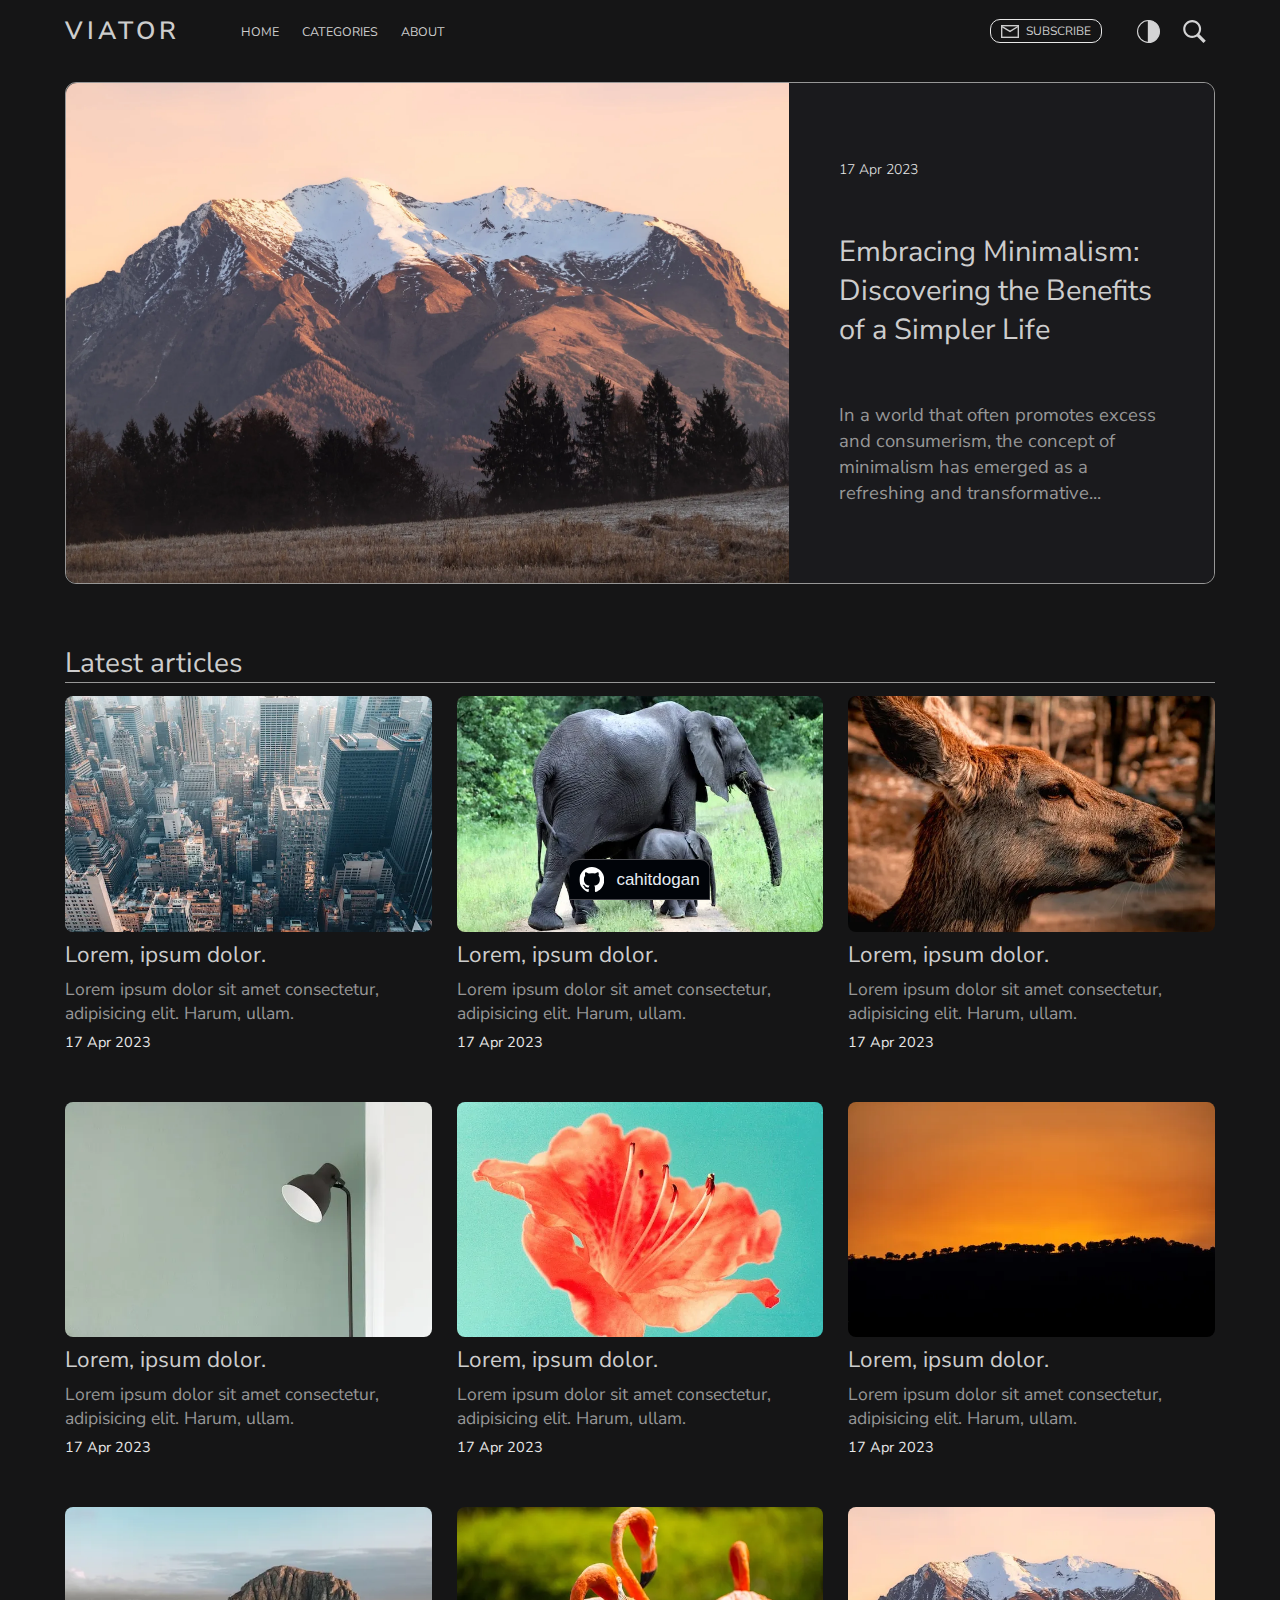
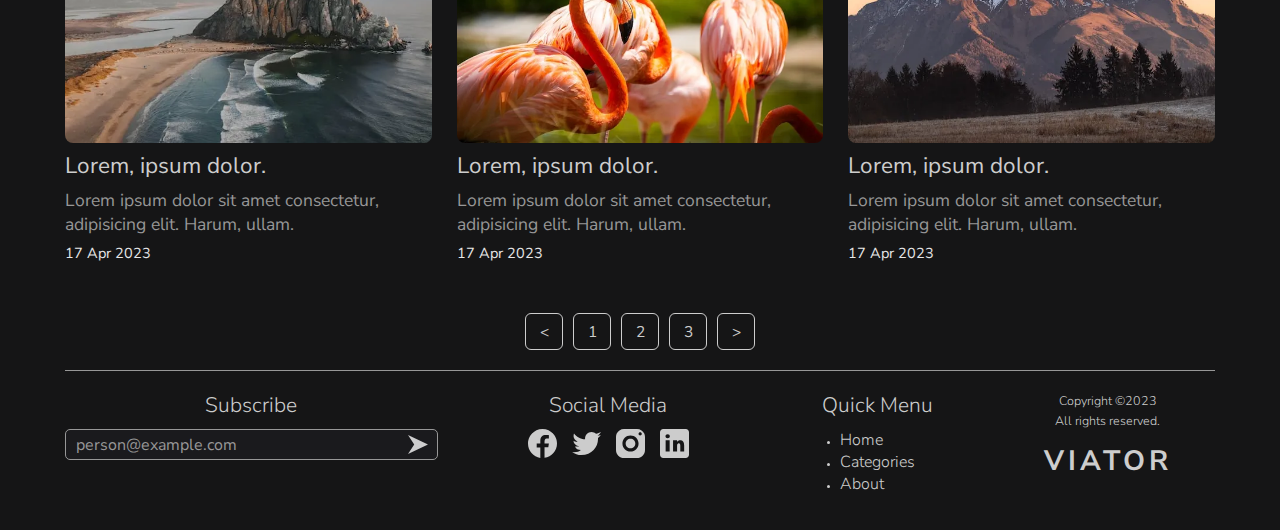
<file: index.html>
<!DOCTYPE html>
<html lang="en">

<head>
    <!--META TAG START-->
    <meta charset="UTF-8">
    <meta http-equiv="X-UA-Compatible" content="IE=edge">
    <meta name="viewport" content="width=device-width, initial-scale=1.0">
    <meta name="author" content="Cahit Doğan">
    <meta name="description" content="Minimalistic blog template">

    <!--PRELOAD-->
    <link rel="preload" href="image/search-black.svg" as="image">
    <link rel="preload" href="image/submit.svg" as="image">
    <link rel="preload" href="image/email-black.svg" as="image">
    <link rel="preload" href="image/email.svg" as="image">
    <link rel="preload" href="image/dark-mode.svg" as="image">
    <link rel="preload" href="image/light-mode.svg" as="image">
    

    <!--SCRIPT TAG START-->
    <script src="js/light-theme-toggle.js"></script>


    <!--CSS-->
    <link rel="stylesheet" href="css/style.css">
    <link rel="stylesheet" href="css/homepage.css">
    

    <!--GOOGLE FONTS-->
    <link rel="preconnect" href="https://fonts.googleapis.com">
    <link rel="preconnect" href="https://fonts.gstatic.com" crossorigin>
    <link href="https://fonts.googleapis.com/css2?family=Nunito+Sans:wght@300;400;600;700&display=swap" rel="stylesheet">

    
    <!--TITLE START--> 
    <title>Viator Blog Template</title>    

</head>






<body>
    <!--*THEME-->
    <script> 
        const theme = localStorage.getItem("theme") || "dark";
        const root = document.documentElement;  //root element
        root.classList.add(theme);
    </script>

    <!--*HEADER START-->
    <header id="header">
        <div class="container">
            <button id="search-button" class="search-button icon-button" onclick="openerWithClickBlocker('search-bar-container')" aria-label="search in site"></button>
            <ul>
                <li><a href="index.html">HOME</a></li>
                <li id="flyout-menu-container">
                    <span href="">CATEGORIES</span>
                    <ul id="flyout-menu">
                        <li><a href="philosophy.html">Philosophy</a></li>
                        <li><a href="philosophy.html">Science</a></li>
                        <li><a href="philosophy.html">Technology</a></li>
                        <li><a href="philosophy.html">Health</a></li>
                        <li><a href="philosophy.html">Sport</a></li>
                        <li><a href="philosophy.html">Art</a></li>
                    </ul>
                </li>
                <li><a href="about.html">ABOUT</a></li>
            </ul>
            <button class="subscribe-button text-icon-button" onclick="openerWithClickBlocker('subscribe-popup')">SUBSCRIBE</button>
            <button id="light-mode-button" class="night-mode icon-button" onclick="pickTheme();" aria-label="switch theme mode"></button>
            <h1 id="logo"> <a href="index.html">VIATOR</a></h1>
            <button class="burger-menu icon-button" onclick="openerWithClickBlocker('mobile-menu')" aria-label="navigation menu"></button>
        </div>
    </header>


    <!--*MAIN START-->
    <main>
        <section id="hero-section">
            <article>
                <a href="articles/article.html">
                    <picture>
                        <source media="(max-width: 650px)" srcset="image/photos/hero-image-small.webp">
                        <source media="(max-width: 992px)" srcset="image/photos/hero-image-middle.webp">
                        <source media="(min-width: 992px)" srcset="image/photos/hero-image-big.webp">
                        <img src="image/photos/hero-image-middle.webp" alt="hero image">
                    </picture>
                </a>
                <div>
                    <time datatime="2023-04-17">17 Apr 2023 </time>
                    <h2><a href="articles/article.html">Embracing Minimalism: Discovering the Benefits of a Simpler Life</a></h2>
                    <p>In a world that often promotes excess and consumerism, the concept of minimalism has emerged as a refreshing and transformative<span>...</span></p>
                </div>
            </article>
        </section>

        <h3>Latest articles</h3>

        <section id="articles-grid">

            <div class="part" id="pagination-part1">
                <article>
                    <a href="articles/article.html">
                        <img src="image/photos/hero-image-small.webp" alt="Template image" >
                    </a>
                    <h2><a href="articles/article.html"> Lorem, ipsum dolor.</a></h2>
                    <p>Lorem ipsum dolor sit amet consectetur, adipisicing elit. Harum, ullam.</p>
                    <time datatime="2023-04-17">17 Apr 2023</time>
                </article>

                <article>
                    <a href="articles/article.html">
                        <img src="image/photos/1.webp" alt="Template image" >
                    </a>
                    <h2><a href="articles/article.html"> Lorem, ipsum dolor.</a></h2>
                    <p>Lorem ipsum dolor sit amet consectetur, adipisicing elit. Harum, ullam.</p>
                    <time datatime="2023-04-17">17 Apr 2023 </time>
                </article>

                <article>
                    <a href="articles/article.html">
                        <img src="image/photos/2.webp" alt="Template image" >
                    </a>
                    <h2><a href="articles/article.html"> Lorem, ipsum dolor.</a></h2>
                    <p>Lorem ipsum dolor sit amet consectetur, adipisicing elit. Harum, ullam.</p>
                    <time datatime="2023-04-17">17 Apr 2023 </time>
                </article>

                <article>
                    <a href="articles/article.html">
                        <img src="image/photos/3.webp" alt="Template image" >
                    </a>
                    <h2><a href="articles/article.html"> Lorem, ipsum dolor.</a></h2>
                    <p>Lorem ipsum dolor sit amet consectetur, adipisicing elit. Harum, ullam.</p>
                    <time datatime="2023-04-17">17 Apr 2023 </time>
                </article>

                <article>
                    <a href="articles/article.html">
                        <img src="image/photos/4.webp" alt="Template image" >
                    </a>
                    <h2><a href="articles/article.html"> Lorem, ipsum dolor.</a></h2>
                    <p>Lorem ipsum dolor sit amet consectetur, adipisicing elit. Harum, ullam.</p>
                    <time datatime="2023-04-17">17 Apr 2023 </time>
                </article>

                <article>
                    <a href="articles/article.html">
                        <img src="image/photos/5.webp" alt="Template image" >
                    </a>
                    <h2><a href="articles/article.html"> Lorem, ipsum dolor.</a></h2>
                    <p>Lorem ipsum dolor sit amet consectetur, adipisicing elit. Harum, ullam.</p>
                    <time datatime="2023-04-17">17 Apr 2023 </time>
                </article>

                <article>
                    <a href="articles/article.html">
                        <img src="image/photos/6.webp" alt="Template image" >
                    </a>
                    <h2><a href="articles/article.html"> Lorem, ipsum dolor.</a></h2>
                    <p>Lorem ipsum dolor sit amet consectetur, adipisicing elit. Harum, ullam.</p>
                    <time datatime="2023-04-17">17 Apr 2023 </time>
                </article>

                <article>
                    <a href="articles/article.html">
                        <img src="image/photos/7.webp" alt="Template image" >
                    </a>
                    <h2><a href="articles/article.html"> Lorem, ipsum dolor.</a></h2>
                    <p>Lorem ipsum dolor sit amet consectetur, adipisicing elit. Harum, ullam.</p>
                    <time datatime="2023-04-17">17 Apr 2023 </time>
                </article>

                <article>
                    <a href="articles/article.html">
                        <img src="image/photos/8.webp" alt="Template image" >
                    </a>
                    <h2><a href="articles/article.html"> Lorem, ipsum dolor.</a></h2>
                    <p>Lorem ipsum dolor sit amet consectetur, adipisicing elit. Harum, ullam.</p>
                    <time datatime="2023-04-17">17 Apr 2023 </time>
                </article>

                <article>
                    <a href="articles/article.html">
                        <img src="image/photos/9.webp" alt="Template image" >
                    </a>
                    <h2><a href="articles/article.html"> Lorem, ipsum dolor.</a></h2>
                    <p>Lorem ipsum dolor sit amet consectetur, adipisicing elit. Harum, ullam.</p>
                    <time datatime="2023-04-17">17 Apr 2023 </time>
                </article>
            </div>    

            <div class="part" id="pagination-part2">

                <article>
                    <a href="articles/article.html">
                        <img src="image/photos/10.webp" alt="Template image" >
                    </a>
                    <h2><a href="articles/article.html"> Lorem, ipsum dolor.</a></h2>
                    <p>Lorem ipsum dolor sit amet consectetur, adipisicing elit. Harum, ullam.</p>
                    <time datatime="2023-04-17">17 Apr 2023 </time>
                </article>

                <article>
                    <a href="articles/article.html">
                        <img src="image/photos/11.webp" alt="Template image" >
                    </a>
                    <h2><a href="articles/article.html"> Lorem, ipsum dolor.</a></h2>
                    <p>Lorem ipsum dolor sit amet consectetur, adipisicing elit. Harum, ullam.</p>
                    <time datatime="2023-04-17">17 Apr 2023 </time>
                </article>

                <article>
                    <a href="articles/article.html">
                        <img src="image/photos/12.webp" alt="Template image" >
                    </a>
                    <h2><a href="articles/article.html"> Lorem, ipsum dolor.</a></h2>
                    <p>Lorem ipsum dolor sit amet consectetur, adipisicing elit. Harum, ullam.</p>
                    <time datatime="2023-04-17">17 Apr 2023 </time>
                </article>

                <article>
                    <a href="articles/article.html">
                        <img src="image/photos/13.webp" alt="Template image" >
                    </a>
                    <h2><a href="articles/article.html"> Lorem, ipsum dolor.</a></h2>
                    <p>Lorem ipsum dolor sit amet consectetur, adipisicing elit. Harum, ullam.</p>
                    <time datatime="2023-04-17">17 Apr 2023 </time>
                </article>

                <article>
                    <a href="articles/article.html">
                        <img src="image/photos/14.webp" alt="Template image" >
                    </a>
                    <h2><a href="articles/article.html"> Lorem, ipsum dolor.</a></h2>
                    <p>Lorem ipsum dolor sit amet consectetur, adipisicing elit. Harum, ullam.</p>
                    <time datatime="2023-04-17">17 Apr 2023 </time>
                </article>

                <article>
                    <a href="articles/article.html">
                        <img src="image/photos/15.webp" alt="Template image" >
                    </a>
                    <h2><a href="articles/article.html"> Lorem, ipsum dolor.</a></h2>
                    <p>Lorem ipsum dolor sit amet consectetur, adipisicing elit. Harum, ullam.</p>
                    <time datatime="2023-04-17">17 Apr 2023 </time>
                </article>

                <article>
                    <a href="articles/article.html">
                        <img src="image/photos/16.webp" alt="Template image" >
                    </a>
                    <h2><a href="articles/article.html"> Lorem, ipsum dolor.</a></h2>
                    <p>Lorem ipsum dolor sit amet consectetur, adipisicing elit. Harum, ullam.</p>
                    <time datatime="2023-04-17">17 Apr 2023 </time>
                </article>

                <article>
                    <a href="articles/article.html">
                        <img src="image/photos/17.webp" alt="Template image" >
                    </a>
                    <h2><a href="articles/article.html"> Lorem, ipsum dolor.</a></h2>
                    <p>Lorem ipsum dolor sit amet consectetur, adipisicing elit. Harum, ullam.</p>
                    <time datatime="2023-04-17">17 Apr 2023 </time>
                </article>

                <article>
                    <a href="articles/article.html">
                        <img src="image/photos/18.webp" alt="Template image" >
                    </a>
                    <h2><a href="articles/article.html"> Lorem, ipsum dolor.</a></h2>
                    <p>Lorem ipsum dolor sit amet consectetur, adipisicing elit. Harum, ullam.</p>
                    <time datatime="2023-04-17">17 Apr 2023 </time>
                </article>
            </div>

            <div class="part" id="pagination-part3">
                <article>
                    <a href="articles/article.html">
                        <img src="image/photos/19.webp" alt="Template image" >
                    </a>
                    <h2><a href="articles/article.html"> Lorem, ipsum dolor.</a></h2>
                    <p>Lorem ipsum dolor sit amet consectetur, adipisicing elit. Harum, ullam.</p>
                    <time datatime="2023-04-17">17 Apr 2023 </time>
                </article>

                <article>
                    <a href="articles/article.html">
                        <img src="image/photos/20.webp" alt="Template image" >
                    </a>
                    <h2><a href="articles/article.html"> Lorem, ipsum dolor.</a></h2>
                    <p>Lorem ipsum dolor sit amet consectetur, adipisicing elit. Harum, ullam.</p>
                    <time datatime="2023-04-17">17 Apr 2023 </time>
                </article>
            </div>


        </section>
        <nav id="pagination-bar">
            <button aria-label="Previous page" title="Previous page" onclick="prevNextPaginator('prev')">&lt;</button>
            <button aria-label="Page 1" onclick="paginator(1)">1</button>
            <button aria-label="Page 2" onclick="paginator(2)">2</button>
            <button aria-label="Page 3" onclick="paginator(3)">3</button>
            <button aria-label="Next page" title="Next page" onclick="prevNextPaginator('next')">&gt;</button>
        </nav>
    </main>



    <!--*FOOTER START-->
    <footer>
        <section id="subscribe">
            <h4>Subscribe</h4>
            <form action="">
                <input type="email" name="email" id="email" placeholder="person@example.com" aria-label="e-mail adress">
                <input type="submit" value="" id="submit" class="icon-button" aria-label="submit">
            </form>
        </section>
    
        <section id="social-media">
            <h4>Social Media</h4>
            <div class="social-media-links">
                <a href="https://www.facebook.com/" class="icon-button" aria-label="facebook"></a>
                <a href="https://twitter.com/" class="icon-button" aria-label="twitter"></a>
                <a href="https://www.instagram.com/" class="icon-button" aria-label="instagram"></a>
                <a href="https://www.linkedin.com/" class="icon-button" aria-label="linkedin"></a>
            </div>
        </section>
    
        <section id="quick-links">
            <h4>Quick Menu</h4>
            <ul>
                <li><a href="index.html">Home</a></li>
                <li><a href="categories-list-mobile.html">Categories</a></li>
                <li><a href="about.html">About</a></li>
            </ul>
        </section>
    
        <section id="copyright">
            <p>Copyright ©2023 <br> All rights reserved.</p>
            <h4>VIATOR</h4>
        </section>
    </footer>
    



    <!--*ADDITIONAL ELEMENTS START-->
    <form id="search-bar-container" action="">
        <input type="search" name="" id="search-bar" placeholder="Search in site..." aria-label="text for search in site">
        <input type="submit" value="" class="icon-button" aria-label="submit">
    </form>
    
    
    <div id="mobile-menu">
        <button id="closer" class="icon-button" onclick="closerWithClickBlocker('mobile-menu')" aria-label="Close"></button>
    
        <ul>
            <li><a href="index.html">Home</a></li>
            <li id="mobile-categories-container">
                <button id="categories-button">Categories</button> 
                <ul id="mobile-categories-list">
                    <li><a href="philosophy.html">Philosophy</a></li>
                    <li><a href="philosophy.html">Science</a></li>
                    <li><a href="philosophy.html">Technology</a></li>
                    <li><a href="philosophy.html">Health</a></li>
                    <li><a href="philosophy.html">Sport</a></li>
                    <li><a href="philosophy.html">Art</a></li>
                </ul>
            </li>
            <li><a href="about.html">About</a></li>
        </ul>
    
        <button class="text-icon-button" onclick="openerWithClickBlocker('subscribe-popup')">
            <img src="image/email.svg" alt="icon of button">
            <span>Subscribe</span>
        </button>
    
        <button class="text-icon-button" id="mobile-light-mode-button" onclick="pickTheme()" aria-label="Light mode">
            <img src="image/light-mode.svg" alt="icon of button">
            <span>Dark/Light</span>
        </button>
    
        <h4>Social Media</h4>
        <div class="social-media-links" id="mobile-social-media-links">
            <a href="https://www.facebook.com/" class="icon-button" aria-label="facebook"></a>
            <a href="https://twitter.com/" class="icon-button" aria-label="twitter"></a>
            <a href="https://www.instagram.com/" class="icon-button" aria-label="instagram"></a>
            <a href="https://www.linkedin.com/" class="icon-button" aria-label="linkedin"></a>
        </div>
    </div>

    <form id="subscribe-popup">
        <p>Join my newsletter</p>
        <p>Subscribe to receive new blog posts by email.</p>
        <label for="email-popup" aria-label="email adress"></label>
        <input type="email" name="email" id="email-popup" placeholder="Your email adress">
        <input type="submit" value="Subscribe">
    </form>
    
    <div id="click-blocker"></div>

    <a id="github" href="https://github.com/cahitdogan" target="_blank">
        <img src="image/github-mark-white.svg" alt="github account">
        <p>cahitdogan</p>
    </a>

    <!--*SCRIPTS START-->
    <script src="js/main.js"></script>
    <script src="js/sticky-navbar.js"></script>
    <noscript>Sorry, your browser does not support JavaScript.</noscript>

</body>
</html>
</file>
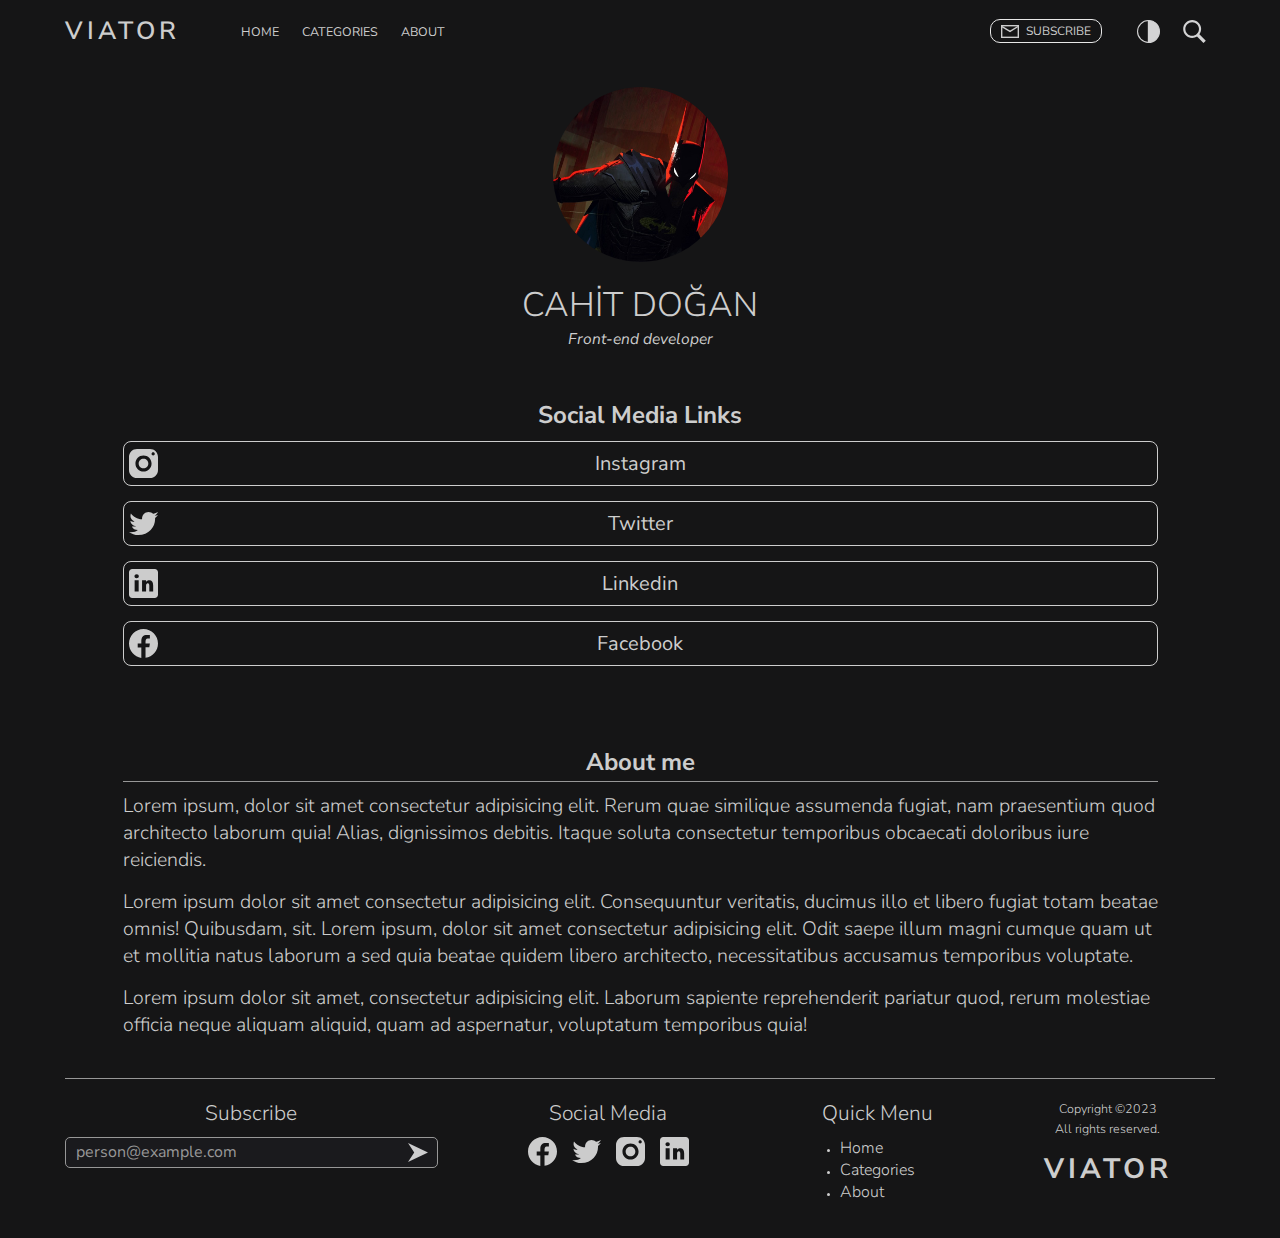
<file: about.html>
<!DOCTYPE html>
<html lang="en">

<head>
    <!--META TAG START-->
    <meta charset="UTF-8">
    <meta http-equiv="X-UA-Compatible" content="IE=edge">
    <meta name="viewport" content="width=device-width, initial-scale=1.0">
    <meta name="author" content="Cahit Doğan">
    <meta name="description" content="About me">


    <!--SCRIPT TAG START-->
    <script src="js/light-theme-toggle.js"></script>


    <!--CSS-->
    <link rel="stylesheet" href="css/style.css">
    <link rel="stylesheet" href="css/about.css">
    

    <!--GOOGLE FONTS-->
    <link rel="preconnect" href="https://fonts.googleapis.com">
    <link rel="preconnect" href="https://fonts.gstatic.com" crossorigin>
    <link href="https://fonts.googleapis.com/css2?family=Nunito+Sans:wght@200;300;400;600;700&display=swap" rel="stylesheet">


    <!--TITLE START--> 
    <title>About me</title>
</head>




<body>
    <!--*THEME-->
    <script> 
        const theme = localStorage.getItem("theme") || "dark";
        const root = document.documentElement;  //root element
        root.classList.add(theme);
    </script>
    
    <!--*HEADER START-->
    <header id="header">
        <div class="container">
            <button id="search-button" class="search-button icon-button" onclick="openerWithClickBlocker('search-bar-container')" aria-label="search in site"></button>
            <ul>
                <li><a href="index.html">HOME</a></li>
                <li id="flyout-menu-container">
                    <span href="">CATEGORIES</span>
                    <ul id="flyout-menu">
                        <li><a href="philosophy.html">Philosophy</a></li>
                        <li><a href="philosophy.html">Science</a></li>
                        <li><a href="philosophy.html">Technology</a></li>
                        <li><a href="philosophy.html">Health</a></li>
                        <li><a href="philosophy.html">Sport</a></li>
                        <li><a href="philosophy.html">Art</a></li>
                    </ul>
                </li>
                <li><a href="about.html">ABOUT</a></li>
            </ul>
            <button class="subscribe-button text-icon-button" onclick="openerWithClickBlocker('subscribe-popup')">SUBSCRIBE</button>
            <button id="light-mode-button" class="night-mode icon-button" onclick="pickTheme();" aria-label="switch theme mode"></button>
            <h1 id="logo"> <a href="index.html">VIATOR</a></h1>
            <button class="burger-menu icon-button" onclick="openerWithClickBlocker('mobile-menu')" aria-label="navigation menu"></button>
        </div>
    </header>


    <!--*MAIN START-->
    <main>

        <img id="author-pfp" src="image/photos/batman.jpg" alt="Cahit Doğan's Photo" width="175" height="175" draggable="false">
        <h2>CAHİT DOĞAN</h2>
        <div id="job">Front-end developer</div>

        <h3>Social Media Links</h3>
        <div id="social-media-link-buttons">
            <a target="_blank" href="https://www.instagram.com/">Instagram</a>
            <a target="_blank" href="https://twitter.com/">Twitter</a>
            <a target="_blank" href="https://www.linkedin.com/">Linkedin</a>
            <a target="_blank" href="https://www.facebook.com/">Facebook</a>
        </div>

        <section id="about-me-container">
            <h3>About me</h3>
            <p>Lorem ipsum, dolor sit amet consectetur adipisicing elit. Rerum quae similique assumenda fugiat, nam praesentium quod architecto laborum quia! Alias, dignissimos debitis. Itaque soluta consectetur temporibus obcaecati doloribus iure reiciendis.</p>
            <p>Lorem ipsum dolor sit amet consectetur adipisicing elit. Consequuntur veritatis, ducimus illo et libero fugiat totam beatae omnis! Quibusdam, sit. Lorem ipsum, dolor sit amet consectetur adipisicing elit. Odit saepe illum magni cumque quam ut et mollitia natus laborum a sed quia beatae quidem libero architecto, necessitatibus accusamus temporibus voluptate.</p>
            <p>Lorem ipsum dolor sit amet, consectetur adipisicing elit. Laborum sapiente reprehenderit pariatur quod, rerum molestiae officia neque aliquam aliquid, quam ad aspernatur, voluptatum temporibus quia!</p>
        </section>
    </main>


    <!--*FOOTER START-->
    <footer>
        <section id="subscribe">
            <h4>Subscribe</h4>
            <form action="">
                <input type="email" name="email" id="email" placeholder="person@example.com" aria-label="e-mail adress">
                <input type="submit" value="" id="submit" class="icon-button" aria-label="submit">
            </form>
        </section>
    
        <section id="social-media">
            <h4>Social Media</h4>
            <div class="social-media-links">
                <a href="https://www.facebook.com/" class="icon-button" aria-label="facebook"></a>
                <a href="https://twitter.com/" class="icon-button" aria-label="twitter"></a>
                <a href="https://www.instagram.com/" class="icon-button" aria-label="instagram"></a>
                <a href="https://www.linkedin.com/" class="icon-button" aria-label="linkedin"></a>
            </div>
        </section>
    
        <section id="quick-links">
            <h4>Quick Menu</h4>
            <ul>
                <li><a href="index.html">Home</a></li>
                <li><a href="categories-list-mobile.html">Categories</a></li>
                <li><a href="about.html">About</a></li>
            </ul>
        </section>
    
        <section id="copyright">
            <p>Copyright ©2023 <br> All rights reserved.</p>
            <h4>VIATOR</h4>
        </section>
    </footer>
    



    <!--*ADDITIONAL ELEMENTS START-->
    <form id="search-bar-container" action="">
        <input type="search" name="" id="search-bar" placeholder="Search in site..." aria-label="text for search in site">
        <input type="submit" value="" class="icon-button" aria-label="submit">
    </form>
    
    
    <div id="mobile-menu">
        <button id="closer" class="icon-button" onclick="closerWithClickBlocker('mobile-menu')" aria-label="Close"></button>
        
        <ul>
            <li><a href="index.html">Home</a></li>
            <li id="mobile-categories-container">
                <button id="categories-button">Categories</button> 
                <ul id="mobile-categories-list">
                    <li><a href="philosophy.html">Philosophy</a></li>
                    <li><a href="philosophy.html">Science</a></li>
                    <li><a href="philosophy.html">Technology</a></li>
                    <li><a href="philosophy.html">Health</a></li>
                    <li><a href="philosophy.html">Sport</a></li>
                    <li><a href="philosophy.html">Art</a></li>
                </ul>
            </li>
            <li><a href="about.html">About</a></li>
        </ul>
    
        <button class="text-icon-button" onclick="openerWithClickBlocker('subscribe-popup')">
            <img src="image/email.svg" alt="icon of button">
            <span>Subscribe</span>
        </button>
    
        <button class="text-icon-button" id="mobile-light-mode-button" onclick="pickTheme()" aria-label="Light mode">
            <img src="image/light-mode.svg" alt="icon of button">
            <span>Dark/Light</span>
        </button>
    
        <h4>Social Media</h4>
        <div class="social-media-links" id="mobile-social-media-links">
            <a href="https://www.facebook.com/" class="icon-button" aria-label="facebook"></a>
            <a href="https://twitter.com/" class="icon-button" aria-label="twitter"></a>
            <a href="https://www.instagram.com/" class="icon-button" aria-label="instagram"></a>
            <a href="https://www.linkedin.com/" class="icon-button" aria-label="linkedin"></a>
        </div>
    </div>
    
    <form id="subscribe-popup">
        <p>Join my newsletter</p>
        <p>Subscribe to receive new blog posts by email.</p>
        <label for="email-popup" aria-label="email adress"></label>
        <input type="email" name="email" id="email-popup" placeholder="Your email adress">
        <input type="submit" value="Subscribe">
    </form>
    
    <div id="click-blocker"></div>



    <!--*SCRIPTS START-->
    <script src="js/main.js"></script>
    <script src="js/sticky-navbar.js"></script>
    <noscript>Sorry, your browser does not support JavaScript.</noscript>
</body>
</html>
</file>
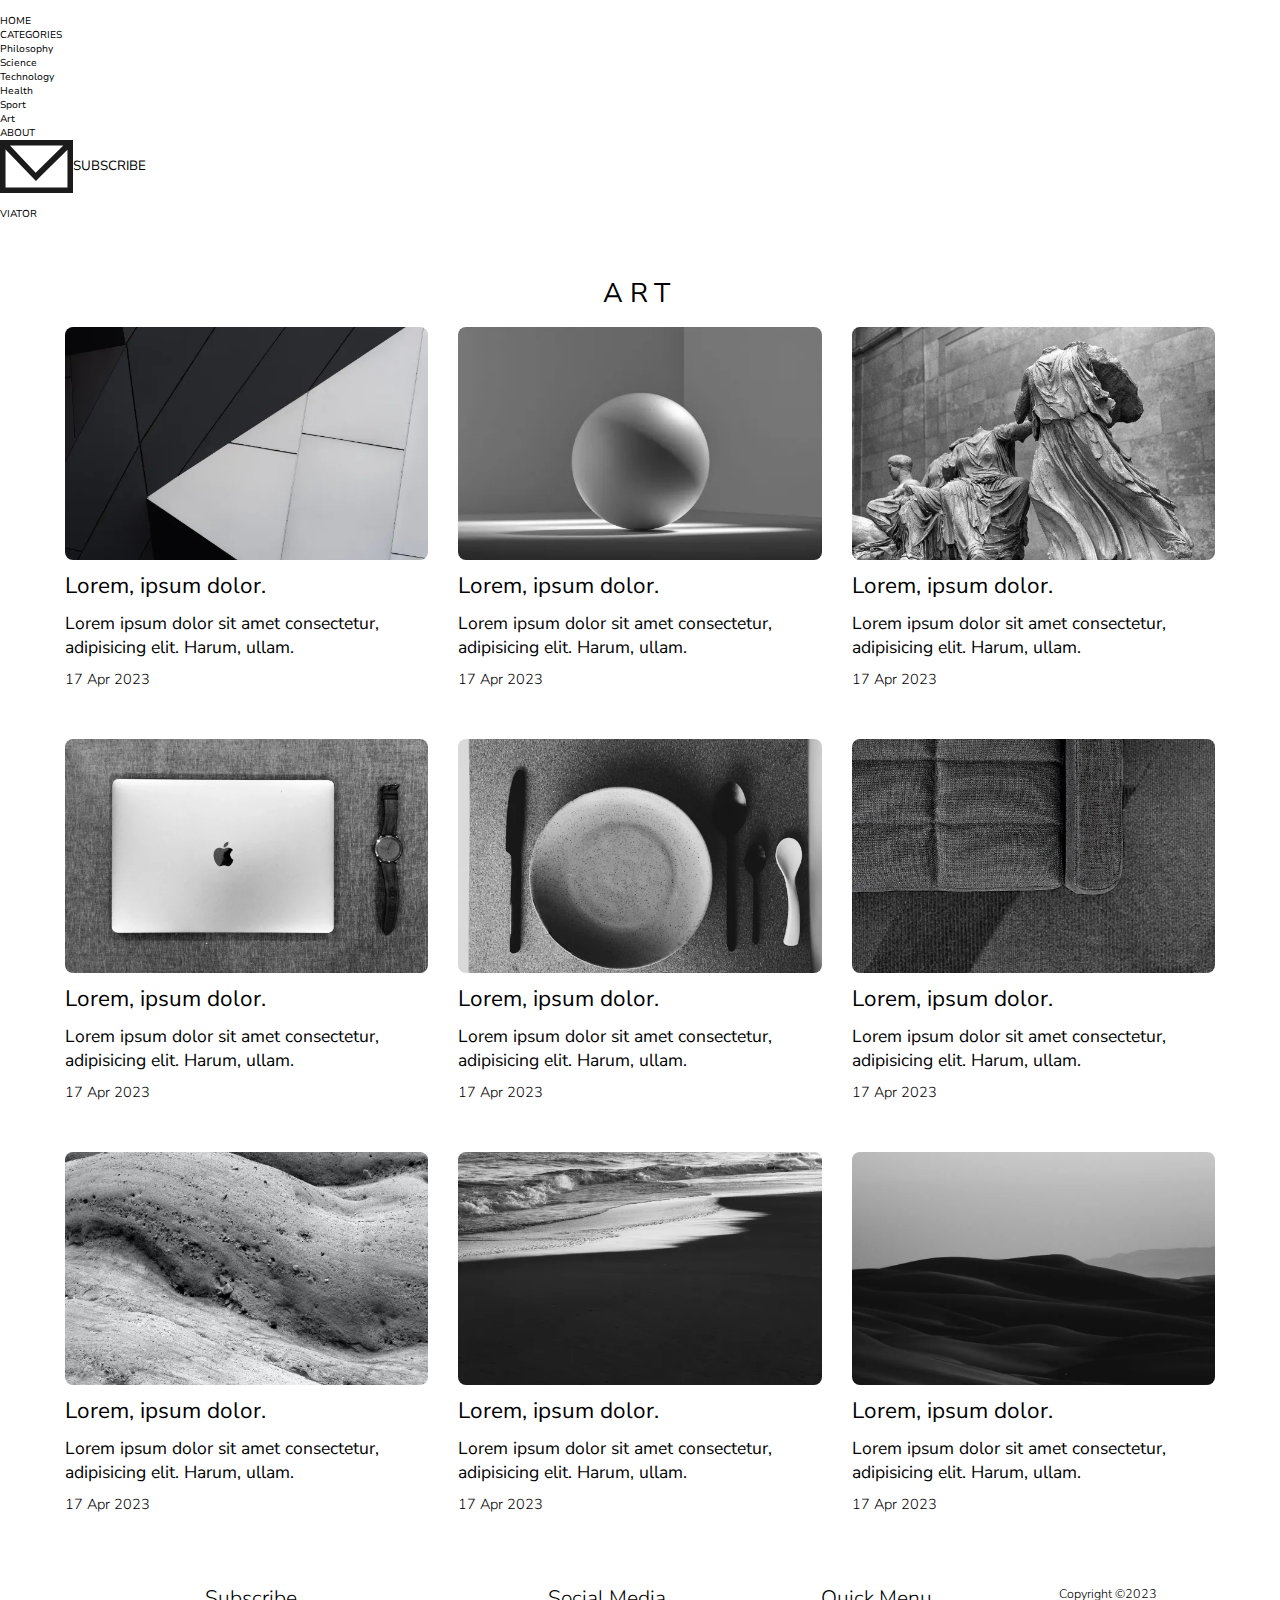
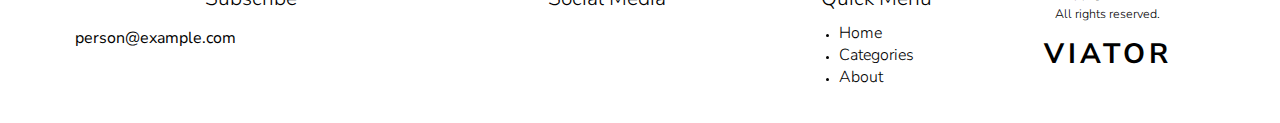
<file: art.html>
<!DOCTYPE html>
<html lang="en">

<head>
    <!--META TAG START-->
    <meta charset="UTF-8">
    <meta http-equiv="X-UA-Compatible" content="IE=edge">
    <meta name="viewport" content="width=device-width, initial-scale=1.0">
    <!--META TAG END-->

    <script src="/js/light-theme-toggle.js"></script>

    <!--CSS-->
    <link rel="stylesheet" href="/css/style.css">


    <!--FAVICON-->
    <link rel="icon" type="image/x-icon" href="/image/"> 
    

    <!--GOOGLE FONTS-->
    <link rel="preconnect" href="https://fonts.googleapis.com">
    <link rel="preconnect" href="https://fonts.gstatic.com" crossorigin>
    <link href="https://fonts.googleapis.com/css2?family=Nunito+Sans:wght@200;300;400;600;700&display=swap" rel="stylesheet">

    <!--META TAG START-->
    <meta name="author" content="Cahit Doğan">
    <meta name="description" content="Art blog posts">

    <!--TITLE START-->
    <title>Art</title> 
    
    <!--CSS-->
    <link rel="stylesheet" href="/css/categories.css">
</head>






<body>
    <!--*HEADER START-->
    <header>
        <button id="search-button" class="search-button icon-button" onclick="openerWithClickBlocker('search-bar-container')" aria-label="search in site"></button>
        <ul>
            <li><a href="/index.html">HOME</a></li>
            <li id="flyout-menu-container">
                <span href="">CATEGORIES</span>
                <ul id="flyout-menu">
                    <li><a href="/philosophy.html">Philosophy</a></li>
                    <li><a href="/science.html">Science</a></li>
                    <li><a href="/technology.html">Technology</a></li>
                    <li><a href="/health.html">Health</a></li>
                    <li><a href="/sport.html">Sport</a></li>
                    <li><a href="/art.html">Art</a></li>
                </ul>
            </li>
            <li><a href="/about.html">ABOUT</a></li>
        </ul>
        <button class="subscribe-button text-icon-button">
            <img src="/image/email.svg" alt="subscribe icon" id="dark-theme-subscribe-button-svg">
            <img src="/image/email-black.svg" alt="subscribe icon" id="light-theme-subscribe-button-svg">
            <span>SUBSCRIBE</span>
        </button>
        <button id="light-mode-button" class="night-mode icon-button" onclick="switchTheme();" aria-label="switch theme mode"></button>
        <div id="logo"> <a href="/index.html">VIATOR</a></div>
        <button class="burger-menu icon-button" onclick="openerWithClickBlocker('mobile-menu')" aria-label="navigation menu"></button>
    </header>



    <!--*MAIN START-->
    <main>
        <h2>ART</h2>

        <section id="articles-grid">
            <article>
                <a href="/articles/article.html">
                    <img src="/image/photos/image-1-600w.webp" alt="Template image" >
                </a>
                <h3><a href=""> Lorem, ipsum dolor.</a></h3>
                <p>Lorem ipsum dolor sit amet consectetur, adipisicing elit. Harum, ullam.</p>
                <time datatime="2023-04-17">17 Apr 2023</time>
            </article>

            <article>
                <a href="/articles/article.html">
                    <img src="/image/photos/image-2-600w.webp" alt="Template image" >
                </a>
                <h3><a href=""> Lorem, ipsum dolor.</a></h3>
                <p>Lorem ipsum dolor sit amet consectetur, adipisicing elit. Harum, ullam.</p>
                <time datatime="2023-04-17">17 Apr 2023</time>
            </article>

            <article>
                <a href="/articles/article.html">
                    <img src="/image/photos/image-3-600w.webp" alt="Template image" >
                </a>
                <h3><a href=""> Lorem, ipsum dolor.</a></h3>
                <p>Lorem ipsum dolor sit amet consectetur, adipisicing elit. Harum, ullam.</p>
                <time datatime="2023-04-17">17 Apr 2023</time>
            </article>

            <article>
                <a href="/articles/article.html">
                    <img src="/image/photos/image-4-600w.webp" alt="Template image" >
                </a>
                <h3><a href=""> Lorem, ipsum dolor.</a></h3>
                <p>Lorem ipsum dolor sit amet consectetur, adipisicing elit. Harum, ullam.</p>
                <time datatime="2023-04-17">17 Apr 2023</time>
            </article>

            <article>
                <a href="/articles/article.html">
                    <img src="/image/photos/image-5-600w.webp" alt="Template image" >
                </a>
                <h3><a href=""> Lorem, ipsum dolor.</a></h3>
                <p>Lorem ipsum dolor sit amet consectetur, adipisicing elit. Harum, ullam.</p>
                <time datatime="2023-04-17">17 Apr 2023</time>
            </article>

            <article>
                <a href="/articles/article.html">
                    <img src="/image/photos/image-6-600w.webp" alt="Template image" >
                </a>
                <h3><a href=""> Lorem, ipsum dolor.</a></h3>
                <p>Lorem ipsum dolor sit amet consectetur, adipisicing elit. Harum, ullam.</p>
                <time datatime="2023-04-17">17 Apr 2023</time>
            </article>

            <article>
                <a href="/articles/article.html">
                    <img src="/image/photos/image-7-600w.webp" alt="Template image" >
                </a>
                <h3><a href=""> Lorem, ipsum dolor.</a></h3>
                <p>Lorem ipsum dolor sit amet consectetur, adipisicing elit. Harum, ullam.</p>
                <time datatime="2023-04-17">17 Apr 2023</time>
            </article>

            <article>
                <a href="/articles/article.html">
                    <img src="/image/photos/image-8-600w.webp" alt="Template image" >
                </a>
                <h3><a href=""> Lorem, ipsum dolor.</a></h3>
                <p>Lorem ipsum dolor sit amet consectetur, adipisicing elit. Harum, ullam.</p>
                <time datatime="2023-04-17">17 Apr 2023</time>
            </article>

            <article>
                <a href="/articles/article.html">
                    <img src="/image/photos/image-9-600w.webp" alt="Template image" >
                </a>
                <h3><a href=""> Lorem, ipsum dolor.</a></h3>
                <p>Lorem ipsum dolor sit amet consectetur, adipisicing elit. Harum, ullam.</p>
                <time datatime="2023-04-17">17 Apr 2023</time>
            </article>
        </section>
    </main>


    <!--*FOOTER START-->
    <footer>
        <section id="subscribe">
            <h4>Subscribe</h4>
            <form action="">
                <input type="email" name="email" id="email" placeholder="person@example.com" aria-label="e-mail adress">
                <input type="submit" value="" id="submit" class="icon-button" aria-label="submit">
            </form>
        </section>
    
        <section id="social-media">
            <h4>Social Media</h4>
            <div class="social-media-links">
                <a href="https://www.facebook.com/" class="icon-button" aria-label="facebook"></a>
                <a href="https://twitter.com/" class="icon-button" aria-label="twitter"></a>
                <a href="https://www.instagram.com/" class="icon-button" aria-label="instagram"></a>
                <a href="https://www.linkedin.com/" class="icon-button" aria-label="linkedin"></a>
            </div>
        </section>
    
        <section id="quick-links">
            <h4>Quick Menu</h4>
            <ul>
                <li><a href="/index.html">Home</a></li>
                <li><a href="/categories-list-mobile.html">Categories</a></li>
                <li><a href="/about.html">About</a></li>
            </ul>
        </section>
    
        <section id="copyright">
            <p>Copyright ©2023 <br> All rights reserved.</p>
            <h4>VIATOR</h4>
        </section>
    </footer>
    



    <!--*ADDITIONAL ELEMENTS START-->
    <form id="search-bar-container" action="">
        <input type="search" name="" id="search-bar" placeholder="Search in site..." aria-label="text for search in site">
        <input type="submit" value="" class="icon-button" aria-label="submit">
    </form>
    
    
    <div id="mobile-menu">
        <button id="closer" class="icon-button" onclick="closerWithClickBlocker('mobile-menu')" aria-label="Close"></button>
    
        <ul>
            <li><a href="/index.html">Home</a></li>
            <li id="mobile-categories-container">
                <button id="categories-button">Categories</button> 
                <ul id="mobile-categories-list">
                    <li><a href="/philosophy.html">Philosophy</a></li>
                    <li><a href="/science.html">Science</a></li>
                    <li><a href="/technology.html">Technology</a></li>
                    <li><a href="/health.html">Health</a></li>
                    <li><a href="/sport.html">Sport</a></li>
                    <li><a href="/art.html">Art</a></li>
                </ul>
            </li>
            <li><a href="/about.html">About</a></li>
        </ul>
    
        <button class="text-icon-button">
            <img src="/image/email.svg" alt="icon of button">
            <span>Subscribe</span>
        </button>
    
        <button class="text-icon-button" id="mobile-light-mode-button" onclick="switchTheme()" aria-label="Light mode">
            <img src="/image/light-mode.svg" alt="icon of button">
            <span>Dark/Light</span>
        </button>
    
        <h4>Social Media</h4>
        <div class="social-media-links" id="mobile-social-media-links">
            <a href="https://www.facebook.com/" class="icon-button" aria-label="facebook"></a>
            <a href="https://twitter.com/" class="icon-button" aria-label="twitter"></a>
            <a href="https://www.instagram.com/" class="icon-button" aria-label="instagram"></a>
            <a href="https://www.linkedin.com/" class="icon-button" aria-label="linkedin"></a>
        </div>
    </div>
    
    
    <div id="click-blocker"></div>

    

    <!--*SCRIPTS START-->
    <script src="/js/main.js"></script>
    <noscript>Sorry, your browser does not support JavaScript.</noscript>
</body>
</file>
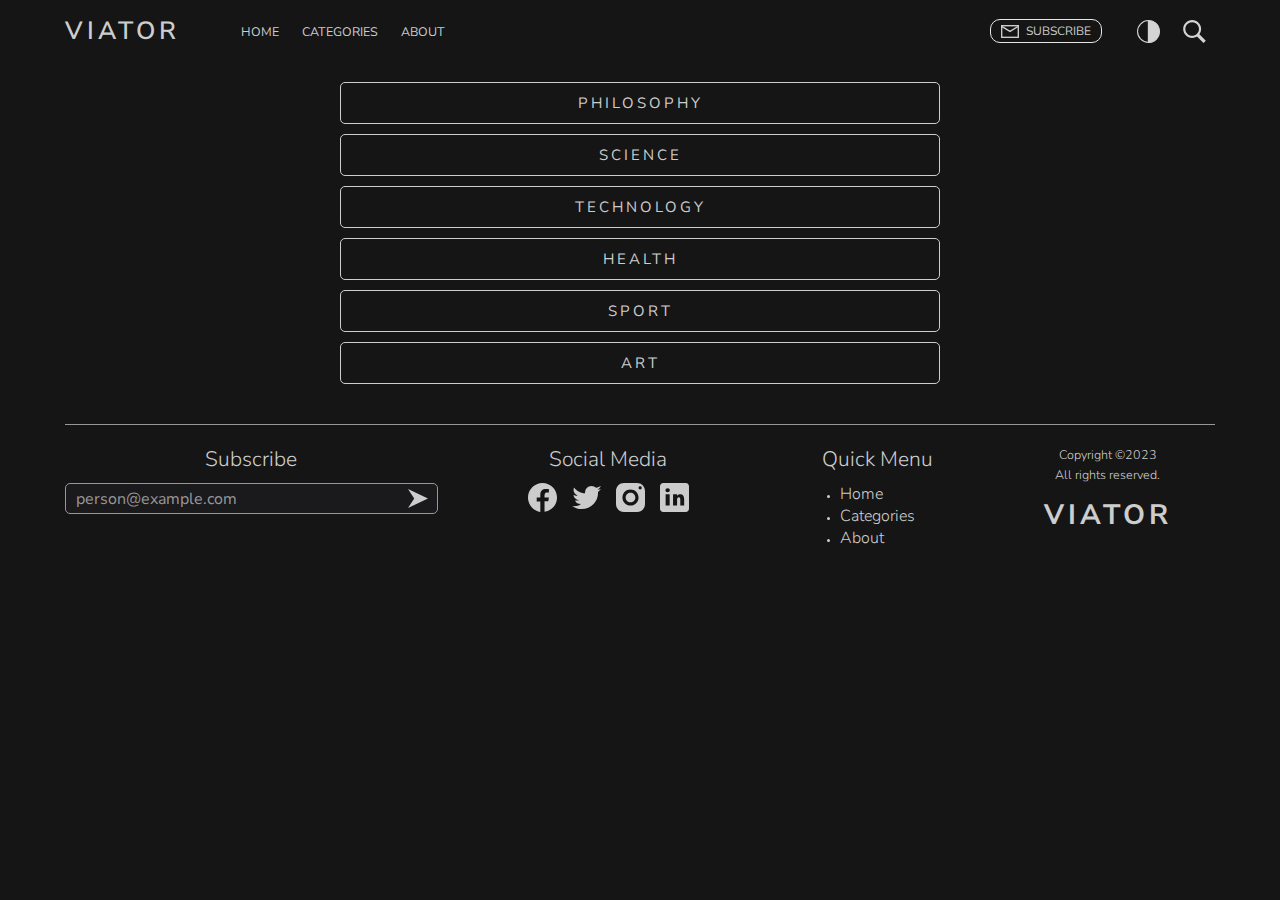
<file: categories-list-mobile.html>
<!DOCTYPE html>
<html lang="en">

<head>
    <!--META TAG START-->
    <meta charset="UTF-8">
    <meta http-equiv="X-UA-Compatible" content="IE=edge">
    <meta name="viewport" content="width=device-width, initial-scale=1.0">
    <meta name="author" content="Cahit Doğan">
    <meta name="description" content="Categories">


    <!--SCRIPT TAG START-->
    <script src="js/light-theme-toggle.js"></script>

    
    <!--CSS-->
    <link rel="stylesheet" href="css/style.css">
    <link rel="stylesheet" href="css/categories-list-mobile.css">
    

    <!--GOOGLE FONTS-->
    <link rel="preconnect" href="https://fonts.googleapis.com">
    <link rel="preconnect" href="https://fonts.gstatic.com" crossorigin>
    <link href="https://fonts.googleapis.com/css2?family=Nunito+Sans:wght@200;300;400;600;700&display=swap" rel="stylesheet">


    <!--TITLE START--> 
    <title>Categories</title>
</head>

<body>
    <!--*THEME-->
    <script> 
        const theme = localStorage.getItem("theme") || "dark";
        const root = document.documentElement;  //root element
        root.classList.add(theme);
    </script>
    
    <!--*HEADER START-->
    <header id="header">
        <div class="container">
            <button id="search-button" class="search-button icon-button" onclick="openerWithClickBlocker('search-bar-container')" aria-label="search in site"></button>
            <ul>
                <li><a href="index.html">HOME</a></li>
                <li id="flyout-menu-container">
                    <span href="">CATEGORIES</span>
                    <ul id="flyout-menu">
                        <li><a href="philosophy.html">Philosophy</a></li>
                        <li><a href="philosophy.html">Science</a></li>
                        <li><a href="philosophy.html">Technology</a></li>
                        <li><a href="philosophy.html">Health</a></li>
                        <li><a href="philosophy.html">Sport</a></li>
                        <li><a href="philosophy.html">Art</a></li>
                    </ul>
                </li>
                <li><a href="about.html">ABOUT</a></li>
            </ul>
            <button class="subscribe-button text-icon-button" onclick="openerWithClickBlocker('subscribe-popup')">SUBSCRIBE</button>
            <button id="light-mode-button" class="night-mode icon-button" onclick="pickTheme();" aria-label="switch theme mode"></button>
            <h1 id="logo"> <a href="index.html">VIATOR</a></h1>
            <button class="burger-menu icon-button" onclick="openerWithClickBlocker('mobile-menu')" aria-label="navigation menu"></button>
        </div>
    </header>


    <!--*MAIN START-->
    <main id="categories-list-mobile">
        <ul>
            <li><a href="philosophy.html">PHILOSOPHY</a></li>
            <li><a href="philosophy.html">SCIENCE</a></li>
            <li><a href="philosophy.html">TECHNOLOGY</a></li>
            <li><a href="philosophy.html">HEALTH</a></li>
            <li><a href="philosophy.html">SPORT</a></li>
            <li><a href="philosophy.html">ART</a></li>
        </ul>
    </main>



    <!--*FOOTER START-->
    <footer>
        <section id="subscribe">
            <h4>Subscribe</h4>
            <form action="">
                <input type="email" name="email" id="email" placeholder="person@example.com" aria-label="e-mail adress">
                <input type="submit" value="" id="submit" class="icon-button" aria-label="submit">
            </form>
        </section>
    
        <section id="social-media">
            <h4>Social Media</h4>
            <div class="social-media-links">
                <a href="https://www.facebook.com/" class="icon-button" aria-label="facebook"></a>
                <a href="https://twitter.com/" class="icon-button" aria-label="twitter"></a>
                <a href="https://www.instagram.com/" class="icon-button" aria-label="instagram"></a>
                <a href="https://www.linkedin.com/" class="icon-button" aria-label="linkedin"></a>
            </div>
        </section>
    
        <section id="quick-links">
            <h4>Quick Menu</h4>
            <ul>
                <li><a href="index.html">Home</a></li>
                <li><a href="categories-list-mobile.html">Categories</a></li>
                <li><a href="about.html">About</a></li>
            </ul>
        </section>
    
        <section id="copyright">
            <p>Copyright ©2023 <br> All rights reserved.</p>
            <h4>VIATOR</h4>
        </section>
    </footer>
    



    <!--*ADDITIONAL ELEMENTS START-->
    <form id="search-bar-container" action="">
        <input type="search" name="" id="search-bar" placeholder="Search in site..." aria-label="text for search in site">
        <input type="submit" value="" class="icon-button" aria-label="submit">
    </form>
    
    
    <div id="mobile-menu">
        <button id="closer" class="icon-button" onclick="closerWithClickBlocker('mobile-menu')" aria-label="Close"></button>
    
        <ul>
            <li><a href="index.html">Home</a></li>
            <li id="mobile-categories-container">
                <button id="categories-button">Categories</button> 
                <ul id="mobile-categories-list">
                    <li><a href="philosophy.html">Philosophy</a></li>
                    <li><a href="philosophy.html">Science</a></li>
                    <li><a href="philosophy.html">Technology</a></li>
                    <li><a href="philosophy.html">Health</a></li>
                    <li><a href="philosophy.html">Sport</a></li>
                    <li><a href="philosophy.html">Art</a></li>
                </ul>
            </li>
            <li><a href="about.html">About</a></li>
        </ul>
    
        <button class="text-icon-button" onclick="openerWithClickBlocker('subscribe-popup')">
            <img src="image/email.svg" alt="icon of button">
            <span>Subscribe</span>
        </button>
    
        <button class="text-icon-button" id="mobile-light-mode-button" onclick="pickTheme()" aria-label="Light mode">
            <img src="image/light-mode.svg" alt="icon of button">
            <span>Dark/Light</span>
        </button>
    
        <h4>Social Media</h4>
        <div class="social-media-links" id="mobile-social-media-links">
            <a href="https://www.facebook.com/" class="icon-button" aria-label="facebook"></a>
            <a href="https://twitter.com/" class="icon-button" aria-label="twitter"></a>
            <a href="https://www.instagram.com/" class="icon-button" aria-label="instagram"></a>
            <a href="https://www.linkedin.com/" class="icon-button" aria-label="linkedin"></a>
        </div>
    </div>

    <form id="subscribe-popup">
        <p>Join my newsletter</p>
        <p>Subscribe to receive new blog posts by email.</p>
        <label for="email-popup" aria-label="email adress"></label>
        <input type="email" name="email" id="email-popup" placeholder="Your email adress">
        <input type="submit" value="Subscribe">
    </form>
    
    <div id="click-blocker"></div>


    <!--*SCRIPTS START-->
    <script src="js/main.js"></script>
    <script src="js/sticky-navbar.js"></script>
    <noscript>Sorry, your browser does not support JavaScript.</noscript>

</body>
</file>
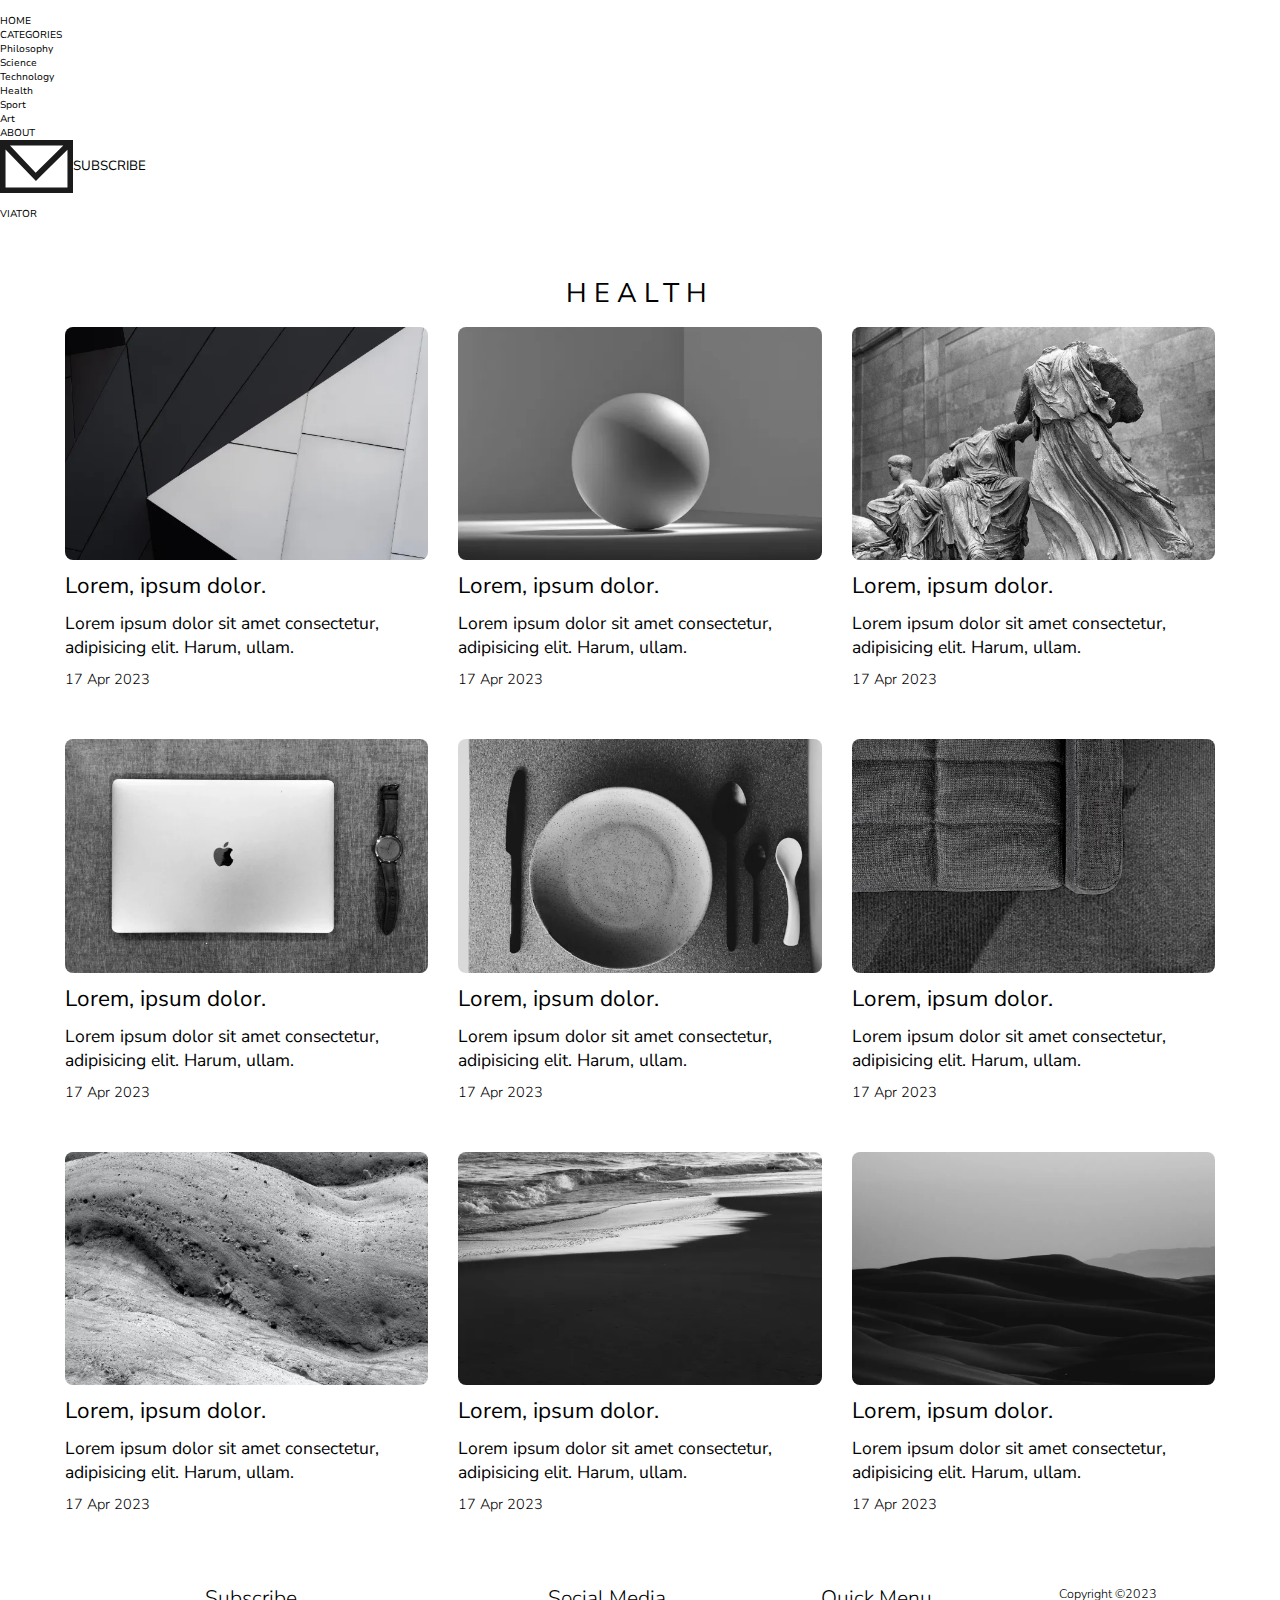
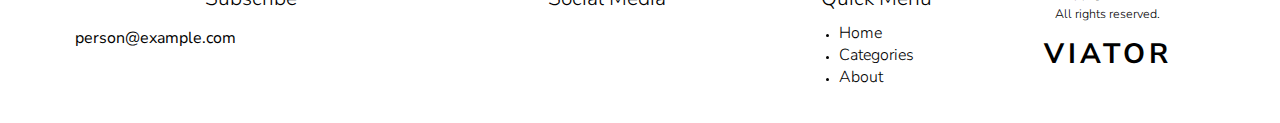
<file: health.html>
<!DOCTYPE html>
<html lang="en">

<head>
    <!--META TAG START-->
    <meta charset="UTF-8">
    <meta http-equiv="X-UA-Compatible" content="IE=edge">
    <meta name="viewport" content="width=device-width, initial-scale=1.0">
    <!--META TAG END-->

    <script src="/js/light-theme-toggle.js"></script>

    <!--CSS-->
    <link rel="stylesheet" href="/css/style.css">


    <!--FAVICON-->
    <link rel="icon" type="image/x-icon" href="/image/"> 
    

    <!--GOOGLE FONTS-->
    <link rel="preconnect" href="https://fonts.googleapis.com">
    <link rel="preconnect" href="https://fonts.gstatic.com" crossorigin>
    <link href="https://fonts.googleapis.com/css2?family=Nunito+Sans:wght@200;300;400;600;700&display=swap" rel="stylesheet">

    <!--META TAG START-->
    <meta name="author" content="Cahit Doğan">
    <meta name="description" content="Health blog posts">

    <!--TITLE START-->
    <title>Health</title> 
    
    <!--CSS-->
    <link rel="stylesheet" href="css/categories.css">
</head>






<body>
    <!--*HEADER START-->
    <header>
        <button id="search-button" class="search-button icon-button" onclick="openerWithClickBlocker('search-bar-container')" aria-label="search in site"></button>
        <ul>
            <li><a href="/index.html">HOME</a></li>
            <li id="flyout-menu-container">
                <span href="">CATEGORIES</span>
                <ul id="flyout-menu">
                    <li><a href="/philosophy.html">Philosophy</a></li>
                    <li><a href="/science.html">Science</a></li>
                    <li><a href="/technology.html">Technology</a></li>
                    <li><a href="/health.html">Health</a></li>
                    <li><a href="/sport.html">Sport</a></li>
                    <li><a href="/art.html">Art</a></li>
                </ul>
            </li>
            <li><a href="/about.html">ABOUT</a></li>
        </ul>
        <button class="subscribe-button text-icon-button">
            <img src="/image/email.svg" alt="subscribe icon" id="dark-theme-subscribe-button-svg">
            <img src="/image/email-black.svg" alt="subscribe icon" id="light-theme-subscribe-button-svg">
            <span>SUBSCRIBE</span>
        </button>
        <button id="light-mode-button" class="night-mode icon-button" onclick="switchTheme();" aria-label="switch theme mode"></button>
        <div id="logo"> <a href="/index.html">VIATOR</a></div>
        <button class="burger-menu icon-button" onclick="openerWithClickBlocker('mobile-menu')" aria-label="navigation menu"></button>
    </header>



    <!--*MAIN START-->
    <main>
        <h2>HEALTH</h2>

        <section id="articles-grid">
            <article>
                <a href="/articles/article.html">
                    <img src="/image/photos/image-1-600w.webp" alt="Template image" >
                </a>
                <h3><a href=""> Lorem, ipsum dolor.</a></h3>
                <p>Lorem ipsum dolor sit amet consectetur, adipisicing elit. Harum, ullam.</p>
                <time datatime="2023-04-17">17 Apr 2023</time>
            </article>

            <article>
                <a href="/articles/article.html">
                    <img src="/image/photos/image-2-600w.webp" alt="Template image" >
                </a>
                <h3><a href=""> Lorem, ipsum dolor.</a></h3>
                <p>Lorem ipsum dolor sit amet consectetur, adipisicing elit. Harum, ullam.</p>
                <time datatime="2023-04-17">17 Apr 2023</time>
            </article>

            <article>
                <a href="/articles/article.html">
                    <img src="/image/photos/image-3-600w.webp" alt="Template image" >
                </a>
                <h3><a href=""> Lorem, ipsum dolor.</a></h3>
                <p>Lorem ipsum dolor sit amet consectetur, adipisicing elit. Harum, ullam.</p>
                <time datatime="2023-04-17">17 Apr 2023</time>
            </article>

            <article>
                <a href="/articles/article.html">
                    <img src="/image/photos/image-4-600w.webp" alt="Template image" >
                </a>
                <h3><a href=""> Lorem, ipsum dolor.</a></h3>
                <p>Lorem ipsum dolor sit amet consectetur, adipisicing elit. Harum, ullam.</p>
                <time datatime="2023-04-17">17 Apr 2023</time>
            </article>

            <article>
                <a href="/articles/article.html">
                    <img src="/image/photos/image-5-600w.webp" alt="Template image" >
                </a>
                <h3><a href=""> Lorem, ipsum dolor.</a></h3>
                <p>Lorem ipsum dolor sit amet consectetur, adipisicing elit. Harum, ullam.</p>
                <time datatime="2023-04-17">17 Apr 2023</time>
            </article>

            <article>
                <a href="/articles/article.html">
                    <img src="/image/photos/image-6-600w.webp" alt="Template image" >
                </a>
                <h3><a href=""> Lorem, ipsum dolor.</a></h3>
                <p>Lorem ipsum dolor sit amet consectetur, adipisicing elit. Harum, ullam.</p>
                <time datatime="2023-04-17">17 Apr 2023</time>
            </article>

            <article>
                <a href="/articles/article.html">
                    <img src="/image/photos/image-7-600w.webp" alt="Template image" >
                </a>
                <h3><a href=""> Lorem, ipsum dolor.</a></h3>
                <p>Lorem ipsum dolor sit amet consectetur, adipisicing elit. Harum, ullam.</p>
                <time datatime="2023-04-17">17 Apr 2023</time>
            </article>

            <article>
                <a href="/articles/article.html">
                    <img src="/image/photos/image-8-600w.webp" alt="Template image" >
                </a>
                <h3><a href=""> Lorem, ipsum dolor.</a></h3>
                <p>Lorem ipsum dolor sit amet consectetur, adipisicing elit. Harum, ullam.</p>
                <time datatime="2023-04-17">17 Apr 2023</time>
            </article>

            <article>
                <a href="/articles/article.html">
                    <img src="/image/photos/image-9-600w.webp" alt="Template image" >
                </a>
                <h3><a href=""> Lorem, ipsum dolor.</a></h3>
                <p>Lorem ipsum dolor sit amet consectetur, adipisicing elit. Harum, ullam.</p>
                <time datatime="2023-04-17">17 Apr 2023</time>
            </article>
        </section>
    </main>


    <!--*FOOTER START-->
    <footer>
        <section id="subscribe">
            <h4>Subscribe</h4>
            <form action="">
                <input type="email" name="email" id="email" placeholder="person@example.com" aria-label="e-mail adress">
                <input type="submit" value="" id="submit" class="icon-button" aria-label="submit">
            </form>
        </section>
    
        <section id="social-media">
            <h4>Social Media</h4>
            <div class="social-media-links">
                <a href="" class="icon-button"></a>
                <a href="" class="icon-button"></a>
                <a href="" class="icon-button"></a>
                <a href="" class="icon-button"></a>
            </div>
        </section>
    
        <section id="quick-links">
            <h4>Quick Menu</h4>
            <ul>
                <li><a href="/index.html">Home</a></li>
                <li><a href="/categories-list-mobile.html">Categories</a></li>
                <li><a href="/about.html">About</a></li>
            </ul>
        </section>
    
        <section id="copyright">
            <p>Copyright ©2023 <br> All rights reserved.</p>
            <h4>VIATOR</h4>
        </section>
    </footer>
    



    <!--*ADDITIONAL ELEMENTS START-->
    <form id="search-bar-container" action="">
        <input type="search" name="" id="search-bar" placeholder="Search in site..." aria-label="text for search in site">
        <input type="submit" value="" class="icon-button" aria-label="submit">
    </form>
    
    
    <div id="mobile-menu">
        <button id="closer" class="icon-button" onclick="closerWithClickBlocker('mobile-menu')" aria-label="Close"></button>
    
        <ul>
            <li><a href="/index.html">Home</a></li>
            <li id="mobile-categories-container">
                <button id="categories-button">Categories</button> 
                <ul id="mobile-categories-list">
                    <li><a href="/philosophy.html">Philosophy</a></li>
                    <li><a href="/science.html">Science</a></li>
                    <li><a href="/technology.html">Technology</a></li>
                    <li><a href="/health.html">Health</a></li>
                    <li><a href="/sport.html">Sport</a></li>
                    <li><a href="/art.html">Art</a></li>
                </ul>
            </li>
            <li><a href="/about.html">About</a></li>
        </ul>
    
        <button class="text-icon-button">
            <img src="/image/email.svg" alt="icon of button">
            <span>Subscribe</span>
        </button>
    
        <button class="text-icon-button" id="mobile-light-mode-button" onclick="switchTheme()" aria-label="Light mode">
            <img src="/image/light-mode.svg" alt="icon of button">
            <span>Dark/Light</span>
        </button>
    
        <h4>Social Media</h4>
        <div class="social-media-links" id="mobile-social-media-links">
            <a href="" class="icon-button"></a>
            <a href="" class="icon-button"></a>
            <a href="" class="icon-button"></a>
            <a href="" class="icon-button"></a>
        </div>
    </div>
    
    
    <div id="click-blocker"></div>

    

    <!--*SCRIPTS START-->
    <script src="js/main.js"></script>
    <noscript>Sorry, your browser does not support JavaScript.</noscript>
</body>
</file>
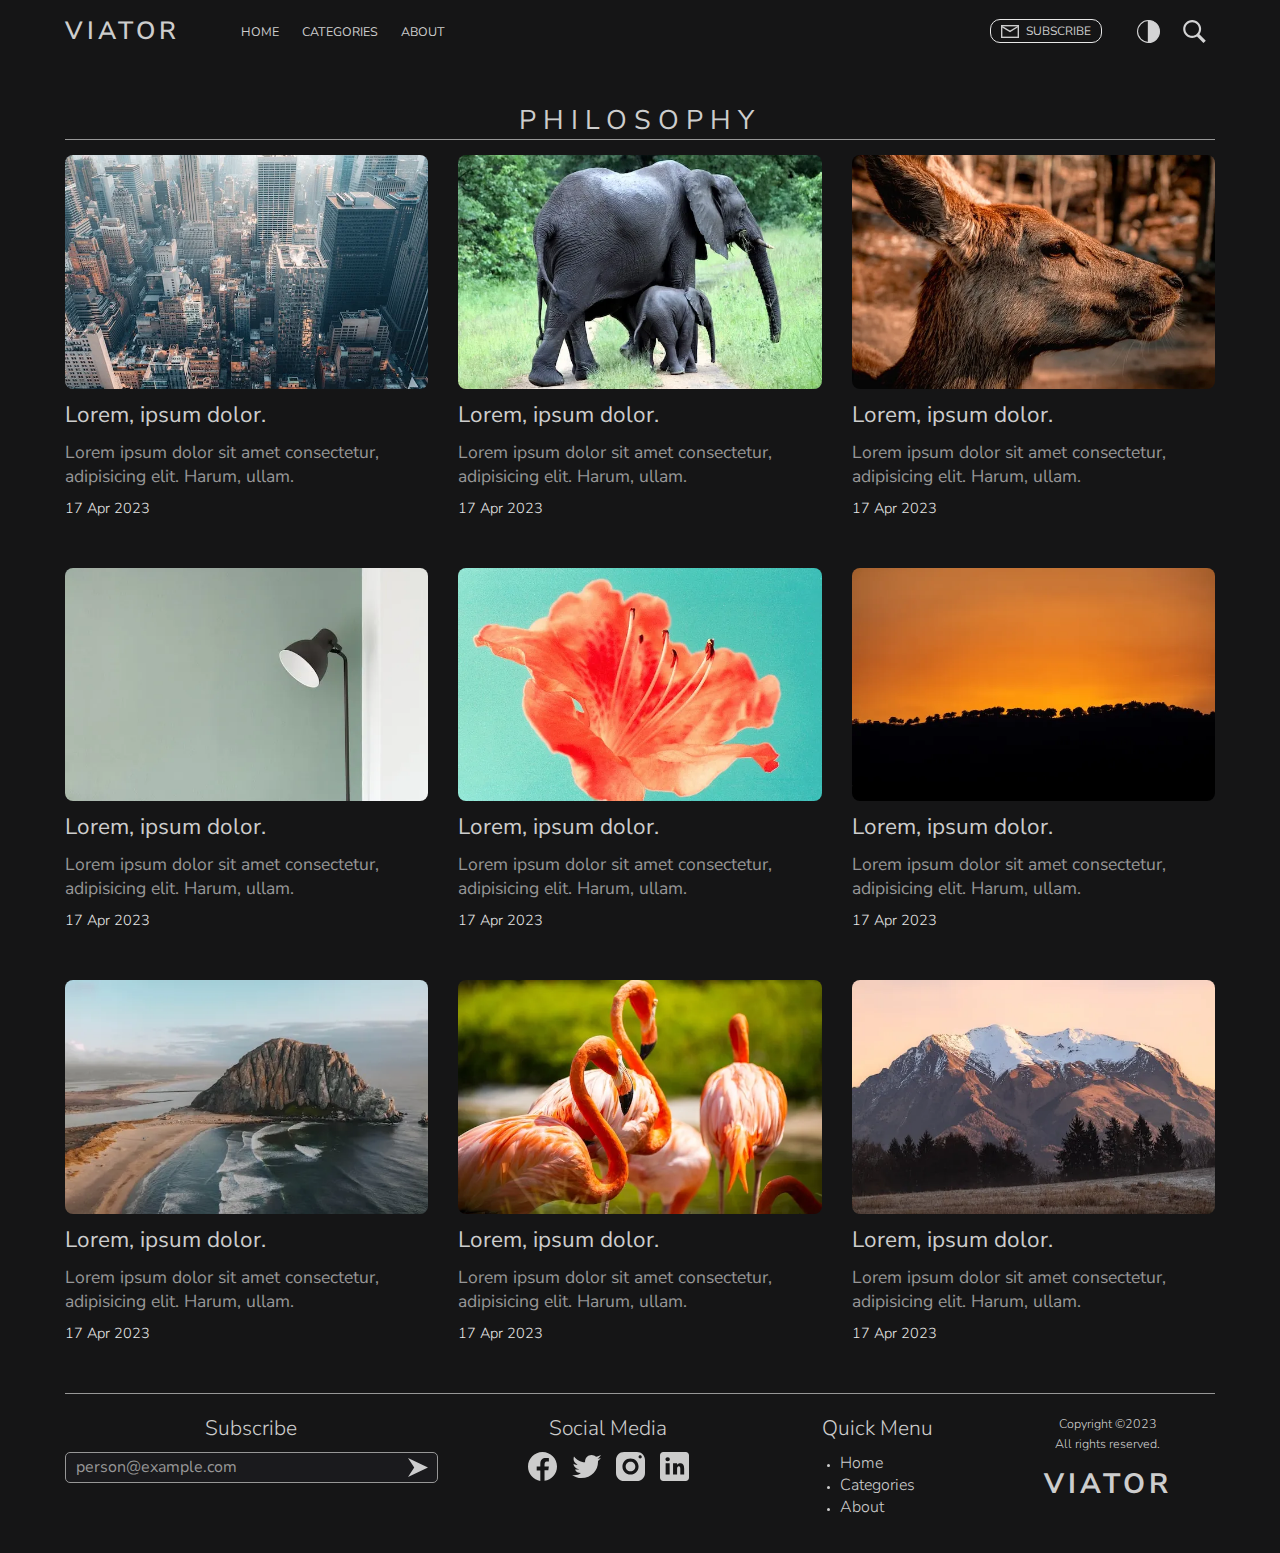
<file: philosophy.html>
<!DOCTYPE html>
<html lang="en">

<head>
    <!--META TAG START-->
    <meta charset="UTF-8">
    <meta http-equiv="X-UA-Compatible" content="IE=edge">
    <meta name="viewport" content="width=device-width, initial-scale=1.0">
    <meta name="author" content="Cahit Doğan">
    <meta name="description" content="Philosophy blog posts">


    <!--SCRIPT TAG START-->
    <script src="js/light-theme-toggle.js"></script>


    <!--CSS-->
    <link rel="stylesheet" href="css/style.css">
    <link rel="stylesheet" href="css/categories.css">
    
    
    <!--GOOGLE FONTS-->
    <link rel="preconnect" href="https://fonts.googleapis.com">
    <link rel="preconnect" href="https://fonts.gstatic.com" crossorigin>
    <link href="https://fonts.googleapis.com/css2?family=Nunito+Sans:wght@200;300;400;600;700&display=swap" rel="stylesheet">


    <!--TITLE START-->
    <title>Philosophy</title> 
</head>






<body>
    <!--*THEME-->
    <script> 
        const theme = localStorage.getItem("theme") || "dark";
        const root = document.documentElement;  //root element
        root.classList.add(theme);
    </script>
    
    <!--*HEADER START-->
    <header id="header">
        <div class="container">
            <button id="search-button" class="search-button icon-button" onclick="openerWithClickBlocker('search-bar-container')" aria-label="search in site"></button>
            <ul>
                <li><a href="index.html">HOME</a></li>
                <li id="flyout-menu-container">
                    <span href="">CATEGORIES</span>
                    <ul id="flyout-menu">
                        <li><a href="philosophy.html">Philosophy</a></li>
                        <li><a href="philosophy.html">Science</a></li>
                        <li><a href="philosophy.html">Technology</a></li>
                        <li><a href="philosophy.html">Health</a></li>
                        <li><a href="philosophy.html">Sport</a></li>
                        <li><a href="philosophy.html">Art</a></li>
                    </ul>
                </li>
                <li><a href="about.html">ABOUT</a></li>
            </ul>
            <button class="subscribe-button text-icon-button" onclick="openerWithClickBlocker('subscribe-popup')">SUBSCRIBE</button>
            <button id="light-mode-button" class="night-mode icon-button" onclick="pickTheme();" aria-label="switch theme mode"></button>
            <h1 id="logo"> <a href="index.html">VIATOR</a></h1>
            <button class="burger-menu icon-button" onclick="openerWithClickBlocker('mobile-menu')" aria-label="navigation menu"></button>
        </div>
    </header>



    <!--*MAIN START-->
    <main>
        <h2>PHILOSOPHY</h2>

        <section id="articles-grid">
            <article>
                <a href="articles/article.html">
                    <img src="image/photos/1.webp" alt="Template image" >
                </a>
                <h3><a href=""> Lorem, ipsum dolor.</a></h3>
                <p>Lorem ipsum dolor sit amet consectetur, adipisicing elit. Harum, ullam.</p>
                <time datatime="2023-04-17">17 Apr 2023</time>
            </article>

            <article>
                <a href="articles/article.html">
                    <img src="image/photos/2.webp" alt="Template image" >
                </a>
                <h3><a href=""> Lorem, ipsum dolor.</a></h3>
                <p>Lorem ipsum dolor sit amet consectetur, adipisicing elit. Harum, ullam.</p>
                <time datatime="2023-04-17">17 Apr 2023</time>
            </article>

            <article>
                <a href="articles/article.html">
                    <img src="image/photos/3.webp" alt="Template image" >
                </a>
                <h3><a href=""> Lorem, ipsum dolor.</a></h3>
                <p>Lorem ipsum dolor sit amet consectetur, adipisicing elit. Harum, ullam.</p>
                <time datatime="2023-04-17">17 Apr 2023</time>
            </article>

            <article>
                <a href="articles/article.html">
                    <img src="image/photos/4.webp" alt="Template image" >
                </a>
                <h3><a href=""> Lorem, ipsum dolor.</a></h3>
                <p>Lorem ipsum dolor sit amet consectetur, adipisicing elit. Harum, ullam.</p>
                <time datatime="2023-04-17">17 Apr 2023</time>
            </article>

            <article>
                <a href="articles/article.html">
                    <img src="image/photos/5.webp" alt="Template image" >
                </a>
                <h3><a href=""> Lorem, ipsum dolor.</a></h3>
                <p>Lorem ipsum dolor sit amet consectetur, adipisicing elit. Harum, ullam.</p>
                <time datatime="2023-04-17">17 Apr 2023</time>
            </article>

            <article>
                <a href="articles/article.html">
                    <img src="image/photos/6.webp" alt="Template image" >
                </a>
                <h3><a href=""> Lorem, ipsum dolor.</a></h3>
                <p>Lorem ipsum dolor sit amet consectetur, adipisicing elit. Harum, ullam.</p>
                <time datatime="2023-04-17">17 Apr 2023</time>
            </article>

            <article>
                <a href="articles/article.html">
                    <img src="image/photos/7.webp" alt="Template image" >
                </a>
                <h3><a href=""> Lorem, ipsum dolor.</a></h3>
                <p>Lorem ipsum dolor sit amet consectetur, adipisicing elit. Harum, ullam.</p>
                <time datatime="2023-04-17">17 Apr 2023</time>
            </article>

            <article>
                <a href="articles/article.html">
                    <img src="image/photos/8.webp" alt="Template image" >
                </a>
                <h3><a href=""> Lorem, ipsum dolor.</a></h3>
                <p>Lorem ipsum dolor sit amet consectetur, adipisicing elit. Harum, ullam.</p>
                <time datatime="2023-04-17">17 Apr 2023</time>
            </article>

            <article>
                <a href="articles/article.html">
                    <img src="image/photos/9.webp" alt="Template image" >
                </a>
                <h3><a href=""> Lorem, ipsum dolor.</a></h3>
                <p>Lorem ipsum dolor sit amet consectetur, adipisicing elit. Harum, ullam.</p>
                <time datatime="2023-04-17">17 Apr 2023</time>
            </article>
        </section>
    </main>


    <!--*FOOTER START-->
    <footer>
        <section id="subscribe">
            <h4>Subscribe</h4>
            <form action="">
                <input type="email" name="email" id="email" placeholder="person@example.com" aria-label="e-mail adress">
                <input type="submit" value="" id="submit" class="icon-button" aria-label="submit">
            </form>
        </section>
    
        <section id="social-media">
            <h4>Social Media</h4>
            <div class="social-media-links">
                <a href="https://www.facebook.com/" class="icon-button" aria-label="facebook"></a>
                <a href="https://twitter.com/" class="icon-button" aria-label="twitter"></a>
                <a href="https://www.instagram.com/" class="icon-button" aria-label="instagram"></a>
                <a href="https://www.linkedin.com/" class="icon-button" aria-label="linkedin"></a>
            </div>
        </section>
    
        <section id="quick-links">
            <h4>Quick Menu</h4>
            <ul>
                <li><a href="index.html">Home</a></li>
                <li><a href="categories-list-mobile.html">Categories</a></li>
                <li><a href="about.html">About</a></li>
            </ul>
        </section>
    
        <section id="copyright">
            <p>Copyright ©2023 <br> All rights reserved.</p>
            <h4>VIATOR</h4>
        </section>
    </footer>
    



    <!--*ADDITIONAL ELEMENTS START-->
    <form id="search-bar-container" action="">
        <input type="search" name="" id="search-bar" placeholder="Search in site..." aria-label="text for search in site">
        <input type="submit" value="" class="icon-button" aria-label="submit">
    </form>
    
    
    <div id="mobile-menu">
        <button id="closer" class="icon-button" onclick="closerWithClickBlocker('mobile-menu')" aria-label="Close"></button>
    
        <ul>
            <li><a href="index.html">Home</a></li>
            <li id="mobile-categories-container">
                <button id="categories-button">Categories</button> 
                <ul id="mobile-categories-list">
                    <li><a href="philosophy.html">Philosophy</a></li>
                    <li><a href="philosophy.html">Science</a></li>
                    <li><a href="philosophy.html">Technology</a></li>
                    <li><a href="philosophy.html">Health</a></li>
                    <li><a href="philosophy.html">Sport</a></li>
                    <li><a href="philosophy.html">Art</a></li>
                </ul>
            </li>
            <li><a href="about.html">About</a></li>
        </ul>
    
        <button class="text-icon-button" onclick="openerWithClickBlocker('subscribe-popup')">
            <img src="image/email.svg" alt="icon of button">
            <span>Subscribe</span>
        </button>
    
        <button class="text-icon-button" id="mobile-light-mode-button" onclick="pickTheme()" aria-label="Light mode">
            <img src="image/light-mode.svg" alt="icon of button">
            <span>Dark/Light</span>
        </button>
    
        <h4>Social Media</h4>
        <div class="social-media-links" id="mobile-social-media-links">
            <a href="https://www.facebook.com/" class="icon-button" aria-label="facebook"></a>
            <a href="https://twitter.com/" class="icon-button" aria-label="twitter"></a>
            <a href="https://www.instagram.com/" class="icon-button" aria-label="instagram"></a>
            <a href="https://www.linkedin.com/" class="icon-button" aria-label="linkedin"></a>
        </div>
    </div>

    <form id="subscribe-popup">
        <p>Join my newsletter</p>
        <p>Subscribe to receive new blog posts by email.</p>
        <label for="email-popup" aria-label="email adress"></label>
        <input type="email" name="email" id="email-popup" placeholder="Your email adress">
        <input type="submit" value="Subscribe">
    </form>
    
    
    <div id="click-blocker"></div>

    

    <!--*SCRIPTS START-->
    <script src="js/main.js"></script>
    <script src="js/sticky-navbar.js"></script>
    <noscript>Sorry, your browser does not support JavaScript.</noscript>
</body>
</file>
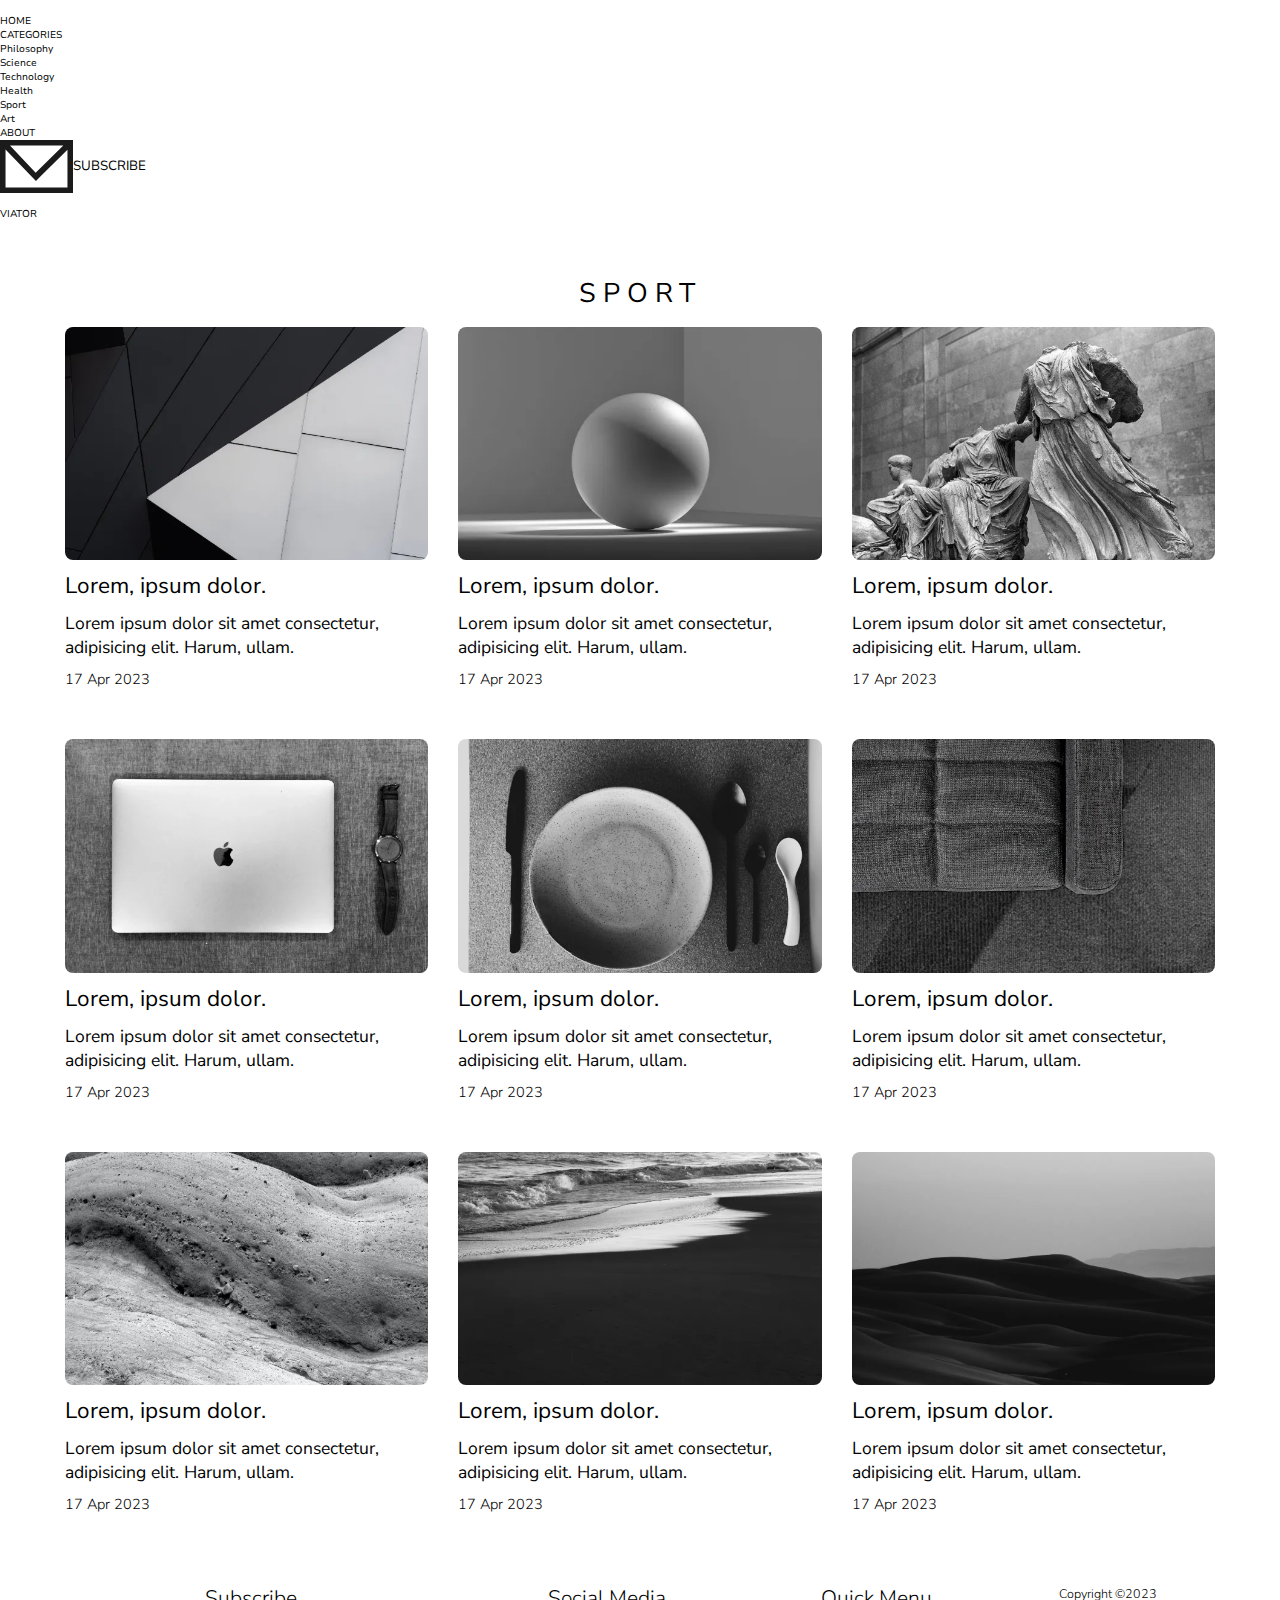
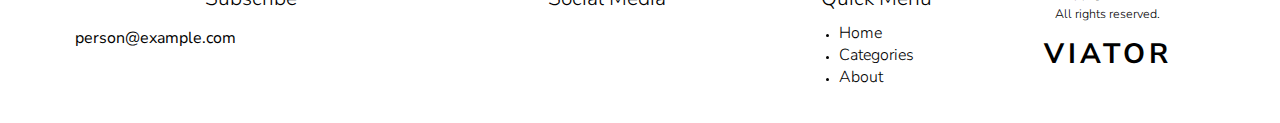
<file: sport.html>
<!DOCTYPE html>
<html lang="en">

<head>
    <!--META TAG START-->
    <meta charset="UTF-8">
    <meta http-equiv="X-UA-Compatible" content="IE=edge">
    <meta name="viewport" content="width=device-width, initial-scale=1.0">
    <!--META TAG END-->

    <script src="/js/light-theme-toggle.js"></script>

    <!--CSS-->
    <link rel="stylesheet" href="/css/style.css">


    <!--FAVICON-->
    <link rel="icon" type="image/x-icon" href="/image/"> 
    

    <!--GOOGLE FONTS-->
    <link rel="preconnect" href="https://fonts.googleapis.com">
    <link rel="preconnect" href="https://fonts.gstatic.com" crossorigin>
    <link href="https://fonts.googleapis.com/css2?family=Nunito+Sans:wght@200;300;400;600;700&display=swap" rel="stylesheet">

    <!--META TAG START-->
    <meta name="author" content="Cahit Doğan">
    <meta name="description" content="Sport blog posts">

    <!--TITLE START-->
    <title>Sport</title> 
    
    <!--CSS-->
    <link rel="stylesheet" href="css/categories.css">
</head>






<body>
    <!--*HEADER START-->
    <header>
        <button id="search-button" class="search-button icon-button" onclick="openerWithClickBlocker('search-bar-container')" aria-label="search in site"></button>
        <ul>
            <li><a href="/index.php">HOME</a></li>
            <li id="flyout-menu-container">
                <span href="">CATEGORIES</span>
                <ul id="flyout-menu">
                    <li><a href="/philosophy.php">Philosophy</a></li>
                    <li><a href="/science.php">Science</a></li>
                    <li><a href="/technology.php">Technology</a></li>
                    <li><a href="/health.php">Health</a></li>
                    <li><a href="/sport.php">Sport</a></li>
                    <li><a href="/art.php">Art</a></li>
                </ul>
            </li>
            <li><a href="/about.php">ABOUT</a></li>
        </ul>
        <button class="subscribe-button text-icon-button">
            <img src="/image/email.svg" alt="subscribe icon" id="dark-theme-subscribe-button-svg">
            <img src="/image/email-black.svg" alt="subscribe icon" id="light-theme-subscribe-button-svg">
            <span>SUBSCRIBE</span>
        </button>
        <button id="light-mode-button" class="night-mode icon-button" onclick="switchTheme();" aria-label="switch theme mode"></button>
        <div id="logo"> <a href="/index.php">VIATOR</a></div>
        <button class="burger-menu icon-button" onclick="openerWithClickBlocker('mobile-menu')" aria-label="navigation menu"></button>
    </header>



    <!--*MAIN START-->
    <main>
        <h2>SPORT</h2>

        <section id="articles-grid">
            <article>
                <a href="/articles/article.php">
                    <img src="/image/photos/image-1-600w.webp" alt="Template image" >
                </a>
                <h3><a href=""> Lorem, ipsum dolor.</a></h3>
                <p>Lorem ipsum dolor sit amet consectetur, adipisicing elit. Harum, ullam.</p>
                <time datatime="2023-04-17">17 Apr 2023</time>
            </article>

            <article>
                <a href="/articles/article.php">
                    <img src="/image/photos/image-2-600w.webp" alt="Template image" >
                </a>
                <h3><a href=""> Lorem, ipsum dolor.</a></h3>
                <p>Lorem ipsum dolor sit amet consectetur, adipisicing elit. Harum, ullam.</p>
                <time datatime="2023-04-17">17 Apr 2023</time>
            </article>

            <article>
                <a href="/articles/article.php">
                    <img src="/image/photos/image-3-600w.webp" alt="Template image" >
                </a>
                <h3><a href=""> Lorem, ipsum dolor.</a></h3>
                <p>Lorem ipsum dolor sit amet consectetur, adipisicing elit. Harum, ullam.</p>
                <time datatime="2023-04-17">17 Apr 2023</time>
            </article>

            <article>
                <a href="/articles/article.php">
                    <img src="/image/photos/image-4-600w.webp" alt="Template image" >
                </a>
                <h3><a href=""> Lorem, ipsum dolor.</a></h3>
                <p>Lorem ipsum dolor sit amet consectetur, adipisicing elit. Harum, ullam.</p>
                <time datatime="2023-04-17">17 Apr 2023</time>
            </article>

            <article>
                <a href="/articles/article.php">
                    <img src="/image/photos/image-5-600w.webp" alt="Template image" >
                </a>
                <h3><a href=""> Lorem, ipsum dolor.</a></h3>
                <p>Lorem ipsum dolor sit amet consectetur, adipisicing elit. Harum, ullam.</p>
                <time datatime="2023-04-17">17 Apr 2023</time>
            </article>

            <article>
                <a href="/articles/article.php">
                    <img src="/image/photos/image-6-600w.webp" alt="Template image" >
                </a>
                <h3><a href=""> Lorem, ipsum dolor.</a></h3>
                <p>Lorem ipsum dolor sit amet consectetur, adipisicing elit. Harum, ullam.</p>
                <time datatime="2023-04-17">17 Apr 2023</time>
            </article>

            <article>
                <a href="/articles/article.php">
                    <img src="/image/photos/image-7-600w.webp" alt="Template image" >
                </a>
                <h3><a href=""> Lorem, ipsum dolor.</a></h3>
                <p>Lorem ipsum dolor sit amet consectetur, adipisicing elit. Harum, ullam.</p>
                <time datatime="2023-04-17">17 Apr 2023</time>
            </article>

            <article>
                <a href="/articles/article.php">
                    <img src="/image/photos/image-8-600w.webp" alt="Template image" >
                </a>
                <h3><a href=""> Lorem, ipsum dolor.</a></h3>
                <p>Lorem ipsum dolor sit amet consectetur, adipisicing elit. Harum, ullam.</p>
                <time datatime="2023-04-17">17 Apr 2023</time>
            </article>

            <article>
                <a href="/articles/article.php">
                    <img src="/image/photos/image-9-600w.webp" alt="Template image" >
                </a>
                <h3><a href=""> Lorem, ipsum dolor.</a></h3>
                <p>Lorem ipsum dolor sit amet consectetur, adipisicing elit. Harum, ullam.</p>
                <time datatime="2023-04-17">17 Apr 2023</time>
            </article>
        </section>
    </main>


    <!--*FOOTER START-->
    <footer>
        <section id="subscribe">
            <h4>Subscribe</h4>
            <form action="">
                <input type="email" name="email" id="email" placeholder="person@example.com" aria-label="e-mail adress">
                <input type="submit" value="" id="submit" class="icon-button" aria-label="submit">
            </form>
        </section>
    
        <section id="social-media">
            <h4>Social Media</h4>
            <div class="social-media-links">
                <a href="" class="icon-button"></a>
                <a href="" class="icon-button"></a>
                <a href="" class="icon-button"></a>
                <a href="" class="icon-button"></a>
            </div>
        </section>
    
        <section id="quick-links">
            <h4>Quick Menu</h4>
            <ul>
                <li><a href="/index.php">Home</a></li>
                <li><a href="/categories-list-mobile.php">Categories</a></li>
                <li><a href="/about.php">About</a></li>
            </ul>
        </section>
    
        <section id="copyright">
            <p>Copyright ©2023 <br> All rights reserved.</p>
            <h4>VIATOR</h4>
        </section>
    </footer>
    



    <!--*ADDITIONAL ELEMENTS START-->
    <form id="search-bar-container" action="">
        <input type="search" name="" id="search-bar" placeholder="Search in site..." aria-label="text for search in site">
        <input type="submit" value="" class="icon-button" aria-label="submit">
    </form>
    
    
    <div id="mobile-menu">
        <button id="closer" class="icon-button" onclick="closerWithClickBlocker('mobile-menu')" aria-label="Close"></button>
    
        <ul>
            <li><a href="/index.php">Home</a></li>
            <li id="mobile-categories-container">
                <button id="categories-button">Categories</button> 
                <ul id="mobile-categories-list">
                    <li><a href="/philosophy.php">Philosophy</a></li>
                    <li><a href="/science.php">Science</a></li>
                    <li><a href="/technology.php">Technology</a></li>
                    <li><a href="/health.php">Health</a></li>
                    <li><a href="/sport.php">Sport</a></li>
                    <li><a href="/art.php">Art</a></li>
                </ul>
            </li>
            <li><a href="/about.php">About</a></li>
        </ul>
    
        <button class="text-icon-button">
            <img src="/image/email.svg" alt="icon of button">
            <span>Subscribe</span>
        </button>
    
        <button class="text-icon-button" id="mobile-light-mode-button" onclick="switchTheme()" aria-label="Light mode">
            <img src="/image/light-mode.svg" alt="icon of button">
            <span>Dark/Light</span>
        </button>
    
        <h4>Social Media</h4>
        <div class="social-media-links" id="mobile-social-media-links">
            <a href="" class="icon-button"></a>
            <a href="" class="icon-button"></a>
            <a href="" class="icon-button"></a>
            <a href="" class="icon-button"></a>
        </div>
    </div>
    
    
    <div id="click-blocker"></div>

    

    <!--*SCRIPTS START-->
    <script src="js/main.js"></script>
    <noscript>Sorry, your browser does not support JavaScript.</noscript>
</body>
</file>
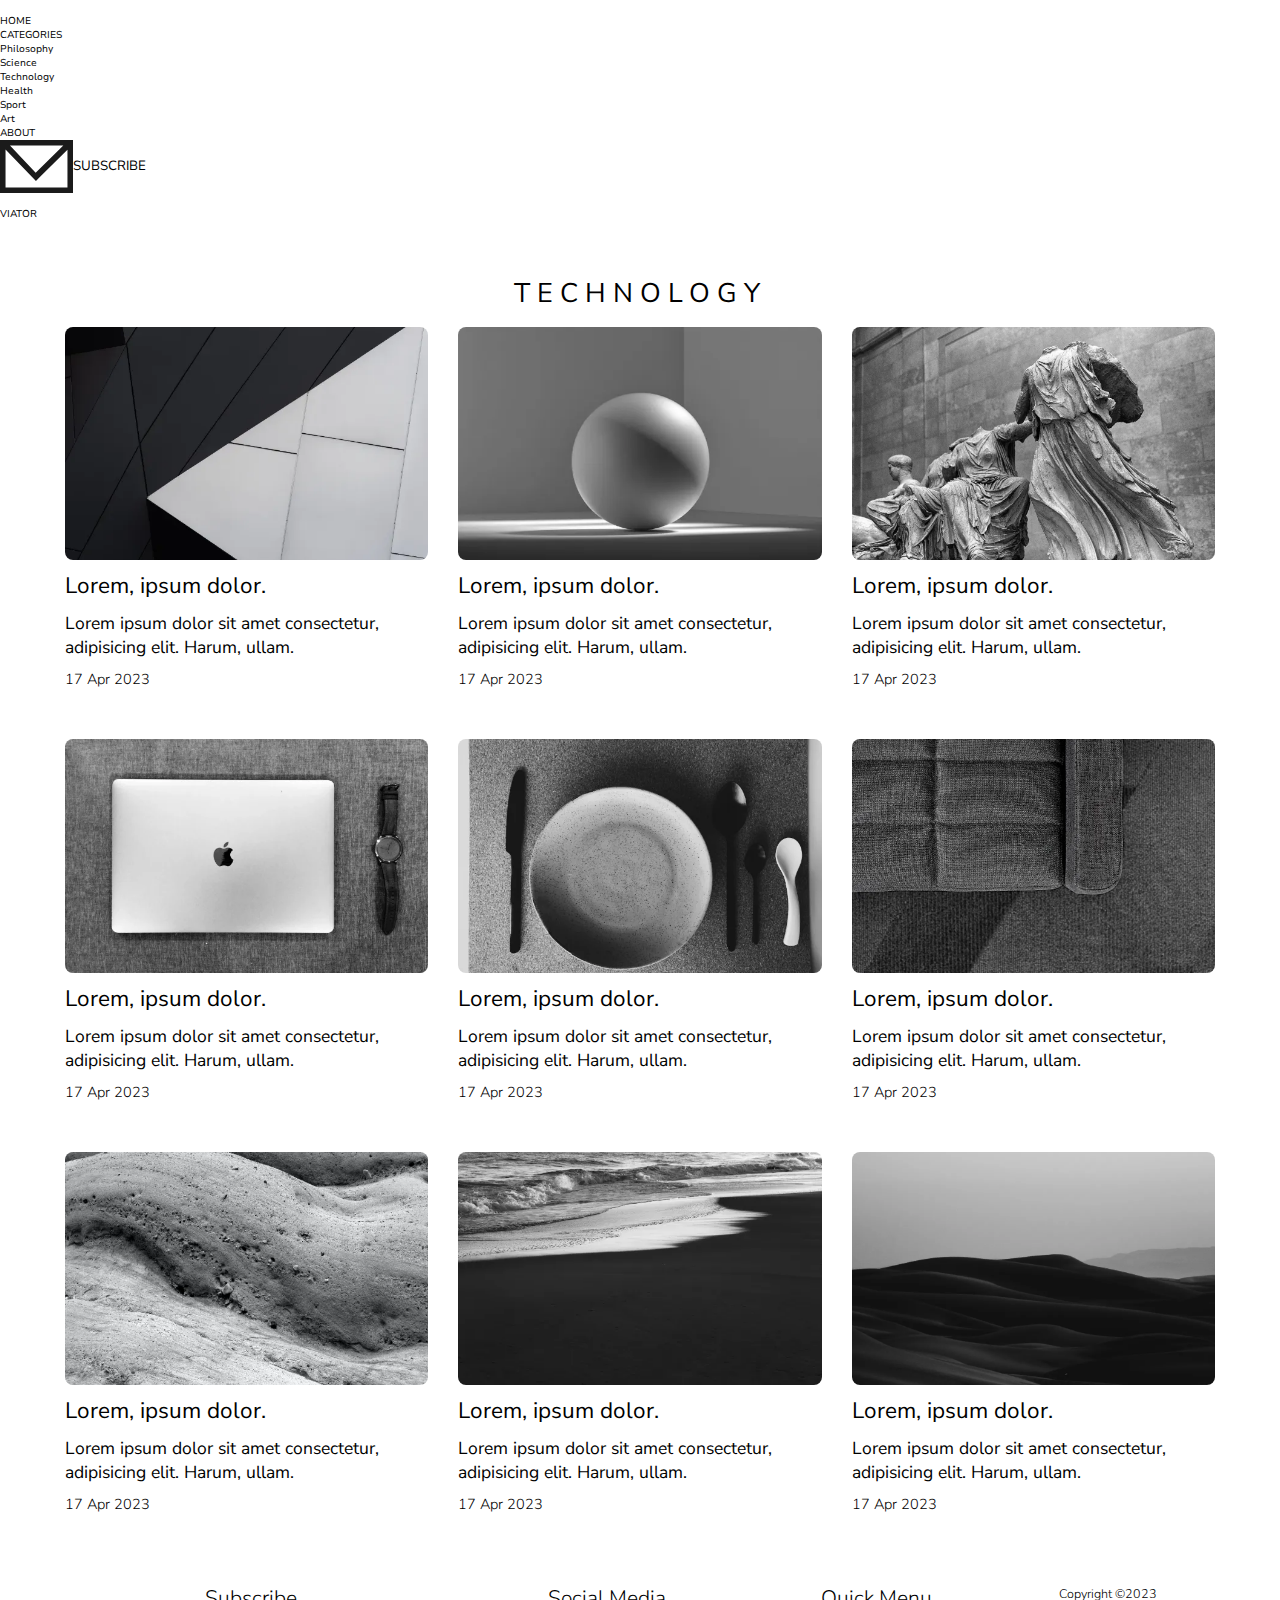
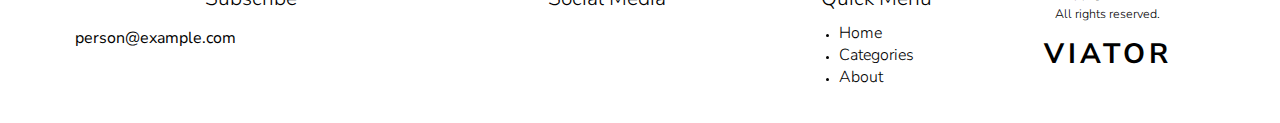
<file: technology.html>
<!DOCTYPE html>
<html lang="en">

<head>
    <!--META TAG START-->
    <meta charset="UTF-8">
    <meta http-equiv="X-UA-Compatible" content="IE=edge">
    <meta name="viewport" content="width=device-width, initial-scale=1.0">
    <!--META TAG END-->

    <script src="/js/light-theme-toggle.js"></script>

    <!--CSS-->
    <link rel="stylesheet" href="/css/style.css">


    <!--FAVICON-->
    <link rel="icon" type="image/x-icon" href="/image/"> 
    

    <!--GOOGLE FONTS-->
    <link rel="preconnect" href="https://fonts.googleapis.com">
    <link rel="preconnect" href="https://fonts.gstatic.com" crossorigin>
    <link href="https://fonts.googleapis.com/css2?family=Nunito+Sans:wght@200;300;400;600;700&display=swap" rel="stylesheet">

    <!--META TAG START-->
    <meta name="author" content="Cahit Doğan">
    <meta name="description" content="Technology blog posts">

    <!--TITLE START-->
    <title>Technology</title> 
    
    <!--CSS-->
    <link rel="stylesheet" href="css/categories.css">
</head>






<body>
    <!--*HEADER START-->
    <header>
        <button id="search-button" class="search-button icon-button" onclick="openerWithClickBlocker('search-bar-container')" aria-label="search in site"></button>
        <ul>
            <li><a href="/index.php">HOME</a></li>
            <li id="flyout-menu-container">
                <span href="">CATEGORIES</span>
                <ul id="flyout-menu">
                    <li><a href="/philosophy.php">Philosophy</a></li>
                    <li><a href="/science.php">Science</a></li>
                    <li><a href="/technology.php">Technology</a></li>
                    <li><a href="/health.php">Health</a></li>
                    <li><a href="/sport.php">Sport</a></li>
                    <li><a href="/art.php">Art</a></li>
                </ul>
            </li>
            <li><a href="/about.php">ABOUT</a></li>
        </ul>
        <button class="subscribe-button text-icon-button">
            <img src="/image/email.svg" alt="subscribe icon" id="dark-theme-subscribe-button-svg">
            <img src="/image/email-black.svg" alt="subscribe icon" id="light-theme-subscribe-button-svg">
            <span>SUBSCRIBE</span>
        </button>
        <button id="light-mode-button" class="night-mode icon-button" onclick="switchTheme();" aria-label="switch theme mode"></button>
        <div id="logo"> <a href="/index.php">VIATOR</a></div>
        <button class="burger-menu icon-button" onclick="openerWithClickBlocker('mobile-menu')" aria-label="navigation menu"></button>
    </header>



    <!--*MAIN START-->
    <main>
        <h2>TECHNOLOGY</h2>

        <section id="articles-grid">
            <article>
                <a href="/articles/article.php">
                    <img src="/image/photos/image-1-600w.webp" alt="Template image" >
                </a>
                <h3><a href=""> Lorem, ipsum dolor.</a></h3>
                <p>Lorem ipsum dolor sit amet consectetur, adipisicing elit. Harum, ullam.</p>
                <time datatime="2023-04-17">17 Apr 2023</time>
            </article>

            <article>
                <a href="/articles/article.php">
                    <img src="/image/photos/image-2-600w.webp" alt="Template image" >
                </a>
                <h3><a href=""> Lorem, ipsum dolor.</a></h3>
                <p>Lorem ipsum dolor sit amet consectetur, adipisicing elit. Harum, ullam.</p>
                <time datatime="2023-04-17">17 Apr 2023</time>
            </article>

            <article>
                <a href="/articles/article.php">
                    <img src="/image/photos/image-3-600w.webp" alt="Template image" >
                </a>
                <h3><a href=""> Lorem, ipsum dolor.</a></h3>
                <p>Lorem ipsum dolor sit amet consectetur, adipisicing elit. Harum, ullam.</p>
                <time datatime="2023-04-17">17 Apr 2023</time>
            </article>

            <article>
                <a href="/articles/article.php">
                    <img src="/image/photos/image-4-600w.webp" alt="Template image" >
                </a>
                <h3><a href=""> Lorem, ipsum dolor.</a></h3>
                <p>Lorem ipsum dolor sit amet consectetur, adipisicing elit. Harum, ullam.</p>
                <time datatime="2023-04-17">17 Apr 2023</time>
            </article>

            <article>
                <a href="/articles/article.php">
                    <img src="/image/photos/image-5-600w.webp" alt="Template image" >
                </a>
                <h3><a href=""> Lorem, ipsum dolor.</a></h3>
                <p>Lorem ipsum dolor sit amet consectetur, adipisicing elit. Harum, ullam.</p>
                <time datatime="2023-04-17">17 Apr 2023</time>
            </article>

            <article>
                <a href="/articles/article.php">
                    <img src="/image/photos/image-6-600w.webp" alt="Template image" >
                </a>
                <h3><a href=""> Lorem, ipsum dolor.</a></h3>
                <p>Lorem ipsum dolor sit amet consectetur, adipisicing elit. Harum, ullam.</p>
                <time datatime="2023-04-17">17 Apr 2023</time>
            </article>

            <article>
                <a href="/articles/article.php">
                    <img src="/image/photos/image-7-600w.webp" alt="Template image" >
                </a>
                <h3><a href=""> Lorem, ipsum dolor.</a></h3>
                <p>Lorem ipsum dolor sit amet consectetur, adipisicing elit. Harum, ullam.</p>
                <time datatime="2023-04-17">17 Apr 2023</time>
            </article>

            <article>
                <a href="/articles/article.php">
                    <img src="/image/photos/image-8-600w.webp" alt="Template image" >
                </a>
                <h3><a href=""> Lorem, ipsum dolor.</a></h3>
                <p>Lorem ipsum dolor sit amet consectetur, adipisicing elit. Harum, ullam.</p>
                <time datatime="2023-04-17">17 Apr 2023</time>
            </article>

            <article>
                <a href="/articles/article.php">
                    <img src="/image/photos/image-9-600w.webp" alt="Template image" >
                </a>
                <h3><a href=""> Lorem, ipsum dolor.</a></h3>
                <p>Lorem ipsum dolor sit amet consectetur, adipisicing elit. Harum, ullam.</p>
                <time datatime="2023-04-17">17 Apr 2023</time>
            </article>
        </section>
    </main>


    <!--*FOOTER START-->
    <footer>
        <section id="subscribe">
            <h4>Subscribe</h4>
            <form action="">
                <input type="email" name="email" id="email" placeholder="person@example.com" aria-label="e-mail adress">
                <input type="submit" value="" id="submit" class="icon-button" aria-label="submit">
            </form>
        </section>
    
        <section id="social-media">
            <h4>Social Media</h4>
            <div class="social-media-links">
                <a href="" class="icon-button"></a>
                <a href="" class="icon-button"></a>
                <a href="" class="icon-button"></a>
                <a href="" class="icon-button"></a>
            </div>
        </section>
    
        <section id="quick-links">
            <h4>Quick Menu</h4>
            <ul>
                <li><a href="/index.php">Home</a></li>
                <li><a href="/categories-list-mobile.php">Categories</a></li>
                <li><a href="/about.php">About</a></li>
            </ul>
        </section>
    
        <section id="copyright">
            <p>Copyright ©2023 <br> All rights reserved.</p>
            <h4>VIATOR</h4>
        </section>
    </footer>
    



    <!--*ADDITIONAL ELEMENTS START-->
    <form id="search-bar-container" action="">
        <input type="search" name="" id="search-bar" placeholder="Search in site..." aria-label="text for search in site">
        <input type="submit" value="" class="icon-button" aria-label="submit">
    </form>
    
    
    <div id="mobile-menu">
        <button id="closer" class="icon-button" onclick="closerWithClickBlocker('mobile-menu')" aria-label="Close"></button>
    
        <ul>
            <li><a href="/index.php">Home</a></li>
            <li id="mobile-categories-container">
                <button id="categories-button">Categories</button> 
                <ul id="mobile-categories-list">
                    <li><a href="/philosophy.php">Philosophy</a></li>
                    <li><a href="/science.php">Science</a></li>
                    <li><a href="/technology.php">Technology</a></li>
                    <li><a href="/health.php">Health</a></li>
                    <li><a href="/sport.php">Sport</a></li>
                    <li><a href="/art.php">Art</a></li>
                </ul>
            </li>
            <li><a href="/about.php">About</a></li>
        </ul>
    
        <button class="text-icon-button">
            <img src="/image/email.svg" alt="icon of button">
            <span>Subscribe</span>
        </button>
    
        <button class="text-icon-button" id="mobile-light-mode-button" onclick="switchTheme()" aria-label="Light mode">
            <img src="/image/light-mode.svg" alt="icon of button">
            <span>Dark/Light</span>
        </button>
    
        <h4>Social Media</h4>
        <div class="social-media-links" id="mobile-social-media-links">
            <a href="" class="icon-button"></a>
            <a href="" class="icon-button"></a>
            <a href="" class="icon-button"></a>
            <a href="" class="icon-button"></a>
        </div>
    </div>
    
    
    <div id="click-blocker"></div>

    

    <!--*SCRIPTS START-->
    <script src="js/main.js"></script>
    <noscript>Sorry, your browser does not support JavaScript.</noscript>
</body>
</file>
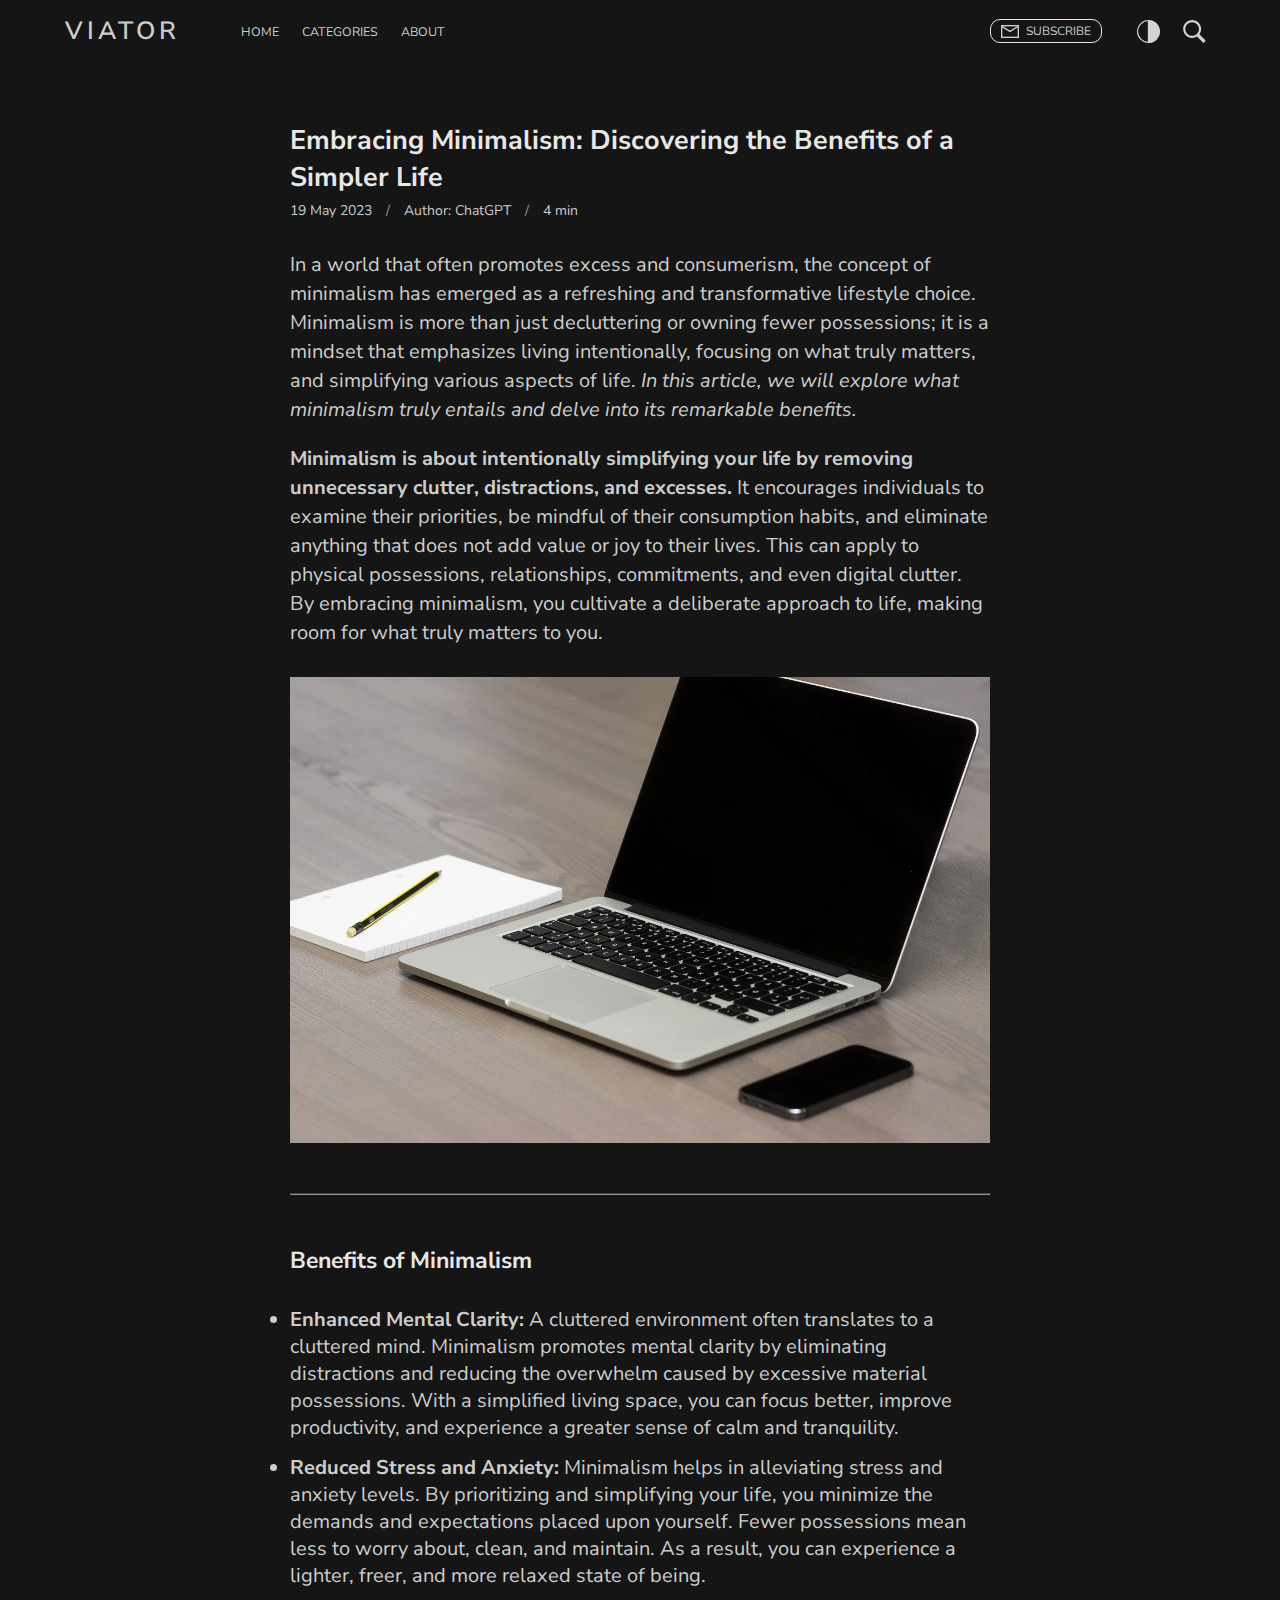
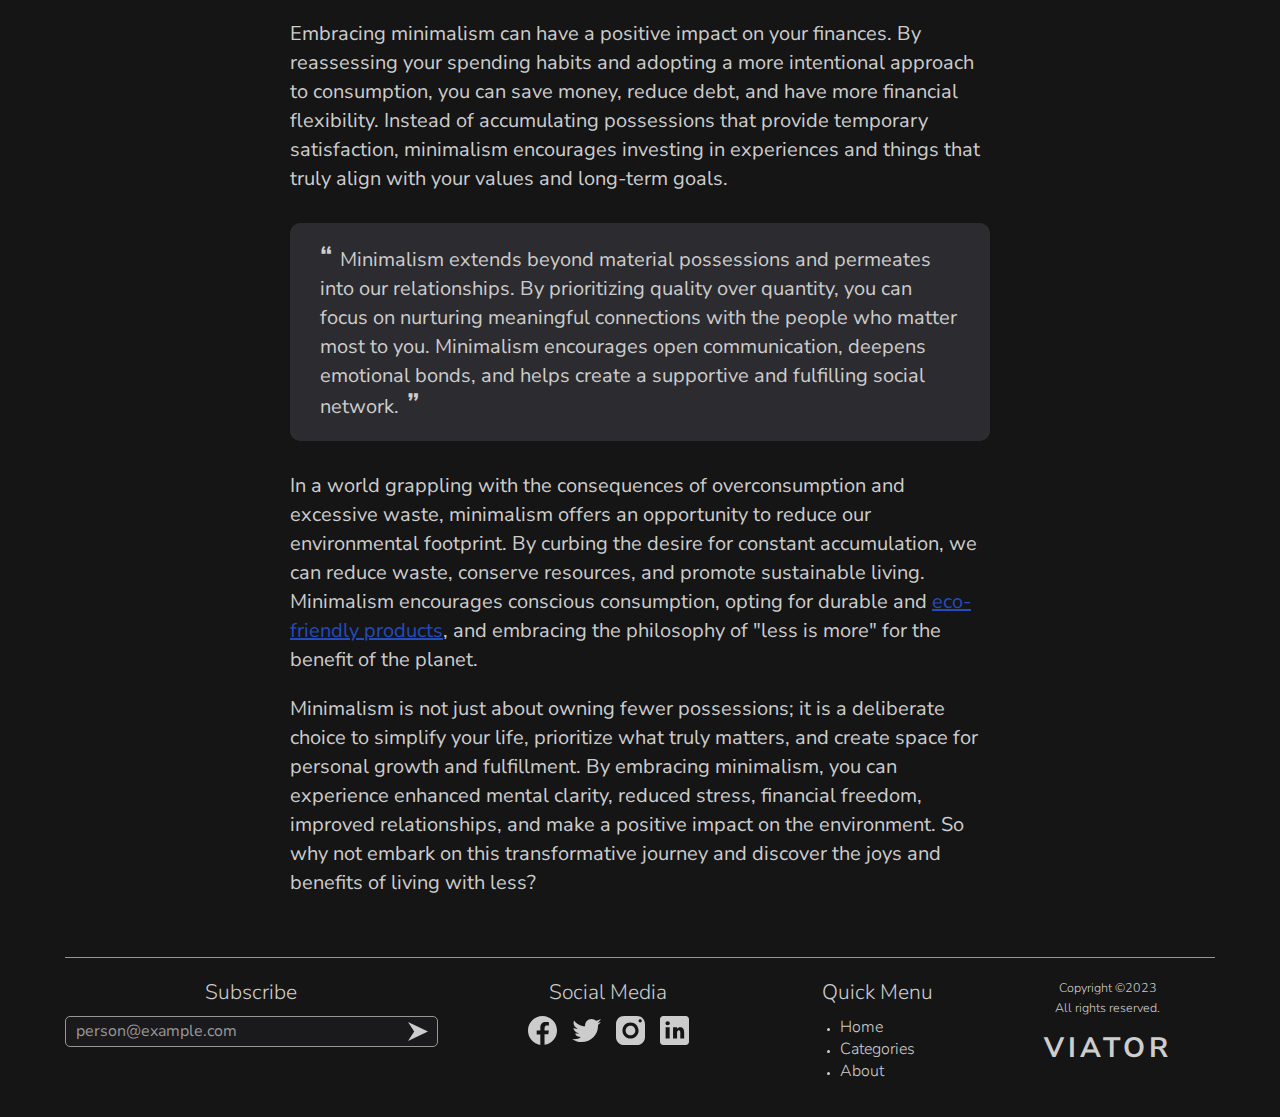
<file: articles/article.html>
<!DOCTYPE html>
<html lang="en">

<head>
    <!--META TAG START-->
    <meta charset="UTF-8">
    <meta http-equiv="X-UA-Compatible" content="IE=edge">
    <meta name="viewport" content="width=device-width, initial-scale=1.0">
    <meta name="author" content="Cahit Doğan">
    <meta name="description" content="Article">


    <!--SCRIPT TAG START-->
    <script src="../js/light-theme-toggle.js"></script>

    
    <!--CSS-->
    <link rel="stylesheet" href="../css/style.css">
    <link rel="stylesheet" href="../css/articles.css">


    <!--GOOGLE FONTS-->
    <link rel="preconnect" href="https://fonts.googleapis.com">
    <link rel="preconnect" href="https://fonts.gstatic.com" crossorigin>
    <link href="https://fonts.googleapis.com/css2?family=Nunito+Sans:wght@300;400;600;700&display=swap" rel="stylesheet">


    <!--TITLE START--> 
    <title>Example blog article</title>    
</head>

<body>
    <!--*THEME-->
    <script> 
        const theme = localStorage.getItem("theme") || "dark";
        const root = document.documentElement;  //root element
        root.classList.add(theme);
    </script>

    <!--*HEADER START-->
    <header id="header">
        <div class="container">
            <button id="search-button" class="search-button icon-button" onclick="openerWithClickBlocker('search-bar-container')" aria-label="search in site"></button>
            <ul>
                <li><a href="../index.html">HOME</a></li>
                <li id="flyout-menu-container">
                    <span href="">CATEGORIES</span>
                    <ul id="flyout-menu">
                        <li><a href="../philosophy.html">Philosophy</a></li>
                        <li><a href="../philosophy.html">Science</a></li>
                        <li><a href="../philosophy.html">Technology</a></li>
                        <li><a href="../philosophy.html">Health</a></li>
                        <li><a href="../philosophy.html">Sport</a></li>
                        <li><a href="../philosophy.html">Art</a></li>
                    </ul>
                </li>
                <li><a href="../about.html">ABOUT</a></li>
            </ul>
            <button class="subscribe-button text-icon-button" onclick="openerWithClickBlocker('subscribe-popup')">SUBSCRIBE</button>
            <button id="light-mode-button" class="night-mode icon-button" onclick="pickTheme();" aria-label="switch theme mode"></button>
            <h1 id="logo"> <a href="../index.html">VIATOR</a></h1>
            <button class="burger-menu icon-button" onclick="openerWithClickBlocker('mobile-menu')" aria-label="navigation menu"></button>
        </div>
    </header>


    <!--*MAIN START-->
    <main>
        <article id="blog-post-section">
            <h1>Embracing Minimalism: Discovering the Benefits of a Simpler Life</h1>

            <div id="article-info-block">
                <time datetime="2023-05-19">19 May 2023</time>
                 / 
                <span>Author: <a rel="author" href="../about.html">ChatGPT</a></span>
                 / 
                <span>4 min</span>
            </div>

            <p>In a world that often promotes excess and consumerism, the concept of minimalism has emerged as a refreshing and transformative lifestyle choice. Minimalism is more than just decluttering or owning fewer possessions; it is a mindset that emphasizes living intentionally, focusing on what truly matters, and simplifying various aspects of life. <i>In this article, we will explore what minimalism truly entails and delve into its remarkable benefits.</i></p>
            <p><b>Minimalism is about intentionally simplifying your life by removing unnecessary clutter, distractions, and excesses.</b> It encourages individuals to examine their priorities, be mindful of their consumption habits, and eliminate anything that does not add value or joy to their lives. This can apply to physical possessions, relationships, commitments, and even digital clutter. By embracing minimalism, you cultivate a deliberate approach to life, making room for what truly matters to you.</p>
            <img src="../image/photos/blog-post-image.webp" alt="a gray laptop, a notebook and black mobile phone on a table">
            <hr>
            <h2>Benefits of Minimalism</h2>
            <ul>
                <li><b>Enhanced Mental Clarity:</b> A cluttered environment often translates to a cluttered mind. Minimalism promotes mental clarity by eliminating distractions and reducing the overwhelm caused by excessive material possessions. With a simplified living space, you can focus better, improve productivity, and experience a greater sense of calm and tranquility.</li>
                <li><b>Reduced Stress and Anxiety:</b> Minimalism helps in alleviating stress and anxiety levels. By prioritizing and simplifying your life, you minimize the demands and expectations placed upon yourself. Fewer possessions mean less to worry about, clean, and maintain. As a result, you can experience a lighter, freer, and more relaxed state of being.</li>
            </ul>
            <p>Embracing minimalism can have a positive impact on your finances. By reassessing your spending habits and adopting a more intentional approach to consumption, you can save money, reduce debt, and have more financial flexibility. Instead of accumulating possessions that provide temporary satisfaction, minimalism encourages investing in experiences and things that truly align with your values and long-term goals.</p>
            <blockquote>Minimalism extends beyond material possessions and permeates into our relationships. By prioritizing quality over quantity, you can focus on nurturing meaningful connections with the people who matter most to you. Minimalism encourages open communication, deepens emotional bonds, and helps create a supportive and fulfilling social network.</blockquote>
            
            <p>In a world grappling with the consequences of overconsumption and excessive waste, minimalism offers an opportunity to reduce our environmental footprint. By curbing the desire for constant accumulation, we can reduce waste, conserve resources, and promote sustainable living. Minimalism encourages conscious consumption, opting for durable and <a href="#">eco-friendly products</a>, and embracing the philosophy of "less is more" for the benefit of the planet.</p>
            <p>Minimalism is not just about owning fewer possessions; it is a deliberate choice to simplify your life, prioritize what truly matters, and create space for personal growth and fulfillment. By embracing minimalism, you can experience enhanced mental clarity, reduced stress, financial freedom, improved relationships, and make a positive impact on the environment. So why not embark on this transformative journey and discover the joys and benefits of living with less?</p>
            
        </article>
    </main>



    <!--*FOOTER START-->
    <footer>
        <section id="subscribe">
            <h4>Subscribe</h4>
            <form action="">
                <input type="email" name="email" id="email" placeholder="person@example.com" aria-label="e-mail adress">
                <input type="submit" value="" id="submit" class="icon-button" aria-label="submit">
            </form>
        </section>
    
        <section id="social-media">
            <h4>Social Media</h4>
            <div class="social-media-links">
                <a href="https://www.facebook.com/" class="icon-button" aria-label="facebook"></a>
                <a href="https://twitter.com/" class="icon-button" aria-label="twitter"></a>
                <a href="https://www.instagram.com/" class="icon-button" aria-label="instagram"></a>
                <a href="https://www.linkedin.com/" class="icon-button" aria-label="linkedin"></a>
            </div>
        </section>
    
        <section id="quick-links">
            <h4>Quick Menu</h4>
            <ul>
                <li><a href="../index.html">Home</a></li>
                <li><a href="../categories.html">Categories</a></li>
                <li><a href="../about.html">About</a></li>
            </ul>
        </section>
    
        <section id="copyright">
            <p>Copyright ©2023 <br> All rights reserved.</p>
            <h4>VIATOR</h4>
        </section>
    </footer>
    



    <!--*ADDITIONAL ELEMENTS START-->
    <form id="search-bar-container" action="">
        <input type="search" name="" id="search-bar" placeholder="Search in site..." aria-label="text for search in site">
        <input type="submit" value="" class="icon-button" aria-label="submit">
    </form>
    
    
    <div id="mobile-menu">
        <button id="closer" class="icon-button" onclick="closerWithClickBlocker('mobile-menu')" aria-label="Close"></button>
    
        <ul>
            <li><a href="../index.html">Home</a></li>
            <li id="mobile-categories-container">
                <button id="categories-button">Categories</button> 
                <ul id="mobile-categories-list">
                    <li><a href="../philosophy.html">Philosophy</a></li>
                    <li><a href="../philosophy.html">Science</a></li>
                    <li><a href="../philosophy.html">Technology</a></li>
                    <li><a href="../philosophy.html">Health</a></li>
                    <li><a href="../philosophy.html">Sport</a></li>
                    <li><a href="../philosophy.html">Art</a></li>
                </ul>
            </li>
            <li><a href="../about.html">About</a></li>
        </ul>
    
        <button class="text-icon-button" onclick="openerWithClickBlocker('subscribe-popup')">
            <img src="../image/email.svg" alt="icon of button">
            <span>Subscribe</span>
        </button>
    
        <button class="text-icon-button" id="mobile-light-mode-button" onclick="pickTheme()" aria-label="Light mode">
            <img src="../image/light-mode.svg" alt="icon of button">
            <span>Dark/Light</span>
        </button>
    
        <h4>Social Media</h4>
        <div class="social-media-links" id="mobile-social-media-links">
            <a href="https://www.facebook.com/" class="icon-button" aria-label="facebook"></a>
            <a href="https://twitter.com/" class="icon-button" aria-label="twitter"></a>
            <a href="https://www.instagram.com/" class="icon-button" aria-label="instagram"></a>
            <a href="https://www.linkedin.com/" class="icon-button" aria-label="linkedin"></a>
        </div>
    </div>
    
    <form id="subscribe-popup">
        <p>Join my newsletter</p>
        <p>Subscribe to receive new blog posts by email.</p>
        <label for="email-popup" aria-label="email adress"></label>
        <input type="email" name="email" id="email-popup" placeholder="Your email adress">
        <input type="submit" value="Subscribe">
    </form>
    
    <div id="click-blocker"></div>



    <!--*SCRIPTS START-->
    <script src="../js/main.js"></script>
    <script src="../js/sticky-navbar.js"></script>
    <noscript>Sorry, your browser does not support JavaScript.</noscript>

</body>
</file>
<file: css/style.css>
* {
    box-sizing: border-box;
    margin: 0;
    padding: 0;
    border: none;
    text-decoration: none;
    background-color: transparent;

    font-family: 'Nunito Sans', sans-serif;
}

:root.dark {
    --text-color-primary: #cdcdcd;
    --text-color-secondary: #979797;
    --text-color-tertiary: #e7e7e7;
    --text-color-article-header: #f2f2f2;
    --text-color-link: #244cbb;
    --bg-color-primary: #151516;
    --bg-color-secondary: #1a1a1d;
    --bg-color-blockquote: #2c2c30;
    --bg-color-hover-categories: #2e2e33;
    --bg-color-hover-home-nav-buttons: #cdcdcd;
    --shadow-color-header: #0a0a0a;
    --border-hero: 0.1rem solid #979797;
    --icon-subscribe-button: url(../image/email.svg);
    --icon-theme-button: url(../image/light-mode.svg);
    --icon-search-button: url(../image/search.svg);
    --icon-burger-button: url(../image/burger.svg);
    --icon-facebook: url(../image/social-media/facebook.svg);
    --icon-twitter: url(../image/social-media/twitter.svg);
    --icon-instagram: url(../image/social-media/instagram.svg);
    --icon-linkedin: url(../image/social-media/linkedin.svg);
    --icon-submit: url(../image/submit-light.svg);
}

:root.light {
    --text-color-primary: #1b1b1b;
    --text-color-secondary: #1b1b1b;
    --text-color-tertiary: #1b1b1b;
    --text-color-article-header: #f2f2f2;
    --text-color-link: #244cbb;
    --bg-color-primary: #ffffff;
    --bg-color-secondary: #f0f0f0;
    --bg-color-blockquote: #c9c9c9;
    --bg-color-hover-categories: #d4d4d4;
    --bg-color-hover-home-nav-buttons: #cdcdcd;
    --shadow-color-header: #cecece;
    --border-hero: none;
    --icon-subscribe-button: url(../image/email-black.svg);
    --icon-theme-button: url(../image/dark-mode.svg);
    --icon-search-button: url(../image/search-black.svg);
    --icon-burger-button: url(../image/burger-black.svg);
    --icon-facebook: url(../image/social-media/facebook-black.svg);
    --icon-twitter: url(../image/social-media/twitter-black.svg);
    --icon-instagram: url(../image/social-media/instagram-black.svg);
    --icon-linkedin: url(../image/social-media/linkedin-black.svg);
    --icon-submit: url(../image/submit.svg);
}

.theme-transition {
    transition: background-color 0.5s;
}

::-webkit-scrollbar {
    width: 1.4rem;
  }

::-webkit-scrollbar-track {
    background: var(--bg-color-secondary); 
  }
   
  /* Handle */
  ::-webkit-scrollbar-thumb {
    background: #666666; 
  }
  
  /* Handle on hover */
  ::-webkit-scrollbar-thumb:hover {
    background: #555555; 
  }

html {
    font-size: 62.5%; /* for 1rem=10px */
}

body {
    background-color: var(--bg-color-primary);
    min-height: 100vh;
    margin: auto;
    transition: unset;
}

main {
    width: 92vw;
    max-width: 115rem;
    margin: auto;
}

img {
    max-width: 100%;
    max-height: 100%;
    display: block;
}

input {
    background-repeat: no-repeat;
    outline: none;
    font-size: 1.6rem;
    color: black;
}

input::placeholder {
    color: var(--text-color-secondary);
}

input[type="submit"] {
    cursor: pointer;
}

ol, ul {
    list-style-type: none;
}

button {
    cursor: pointer;
    color: var(--text-color-primary);
}

a {
    color: var(--text-color-primary);
}

.icon-button {
    background-size: contain;
    background-position: center;
    background-repeat: no-repeat;
}

.text-icon-button { /*bunun box-sizing: property'sini değiştirmeyi düşün*/
    display: flex; /*bu class'a dahil elementlerin görünürlüğünü değiştirmek için display: none; gibi çözümler kullanırsan bu property bozulacaktır.*/
    justify-content: center;
    align-items: center;
    white-space: nowrap;
}

/***********************************************/
header {
    width: 100%;
    background-color: var(--bg-color-primary);
}

header > .container {
    display: flex;
    justify-content: space-between;
    align-items: center;
    width: 92vw;
    max-width: 115rem;
    height: 6.2rem;
    margin: auto;
    transition: height 0.5s, background-color 0.5s, box-shadow 0.5s;
}

.fixed {
    position: sticky;
    top: 0;
    box-shadow: 0rem 0.2rem 1.3rem var(--shadow-color-header);
    margin: 0;
}

header > .container > button {
    width: 2rem;
    height: 2rem;
}

header > .container > .search-button {
    background-image: var(--icon-search-button);
}


header > .container > .burger-menu {
    background-image: var(--icon-burger-button);
}

header > .container > #logo > a {
    font-size: 1.9rem;
    font-weight: 700;
    letter-spacing: 0.4rem;
    color: var(--text-color-primary);
}

header > .container > ul, header > .container > .subscribe-button, header > .container > .night-mode {
    display: none;
}

/***********************************************/

@keyframes search-bar {
    0% {transform: translate(-50%, -200%);}
    100% {transform: translate(-50%, 0);}
}

#search-bar-container {
    display: none;

    position: fixed;
    top: 15rem;
    left: 50%;

    z-index: 1;
    animation: search-bar 0.25s forwards;
}

#search-bar {
    width: 90vw;
    max-width: 50rem;
    height: 6rem;
    background-color: white;
    border-radius: 0.6rem;
    box-shadow: 0 0.2rem 0.5rem var(--DarkGray);

    background-image: url(../image/search-black.svg);
    background-size: 2.2rem;
    background-position: 1.25rem 50%;
    padding-left: 4.5rem;

    font-size: 1.7rem;
}

#search-bar-container > input.icon-button {
    height: 100%;
    width: 7rem;
    border-radius: 0.6rem;
    cursor: pointer;

    background-image: url(../image/submit.svg);
    background-color: white;
    background-size: 2.1rem;

    position: absolute;
    right: 0;

    transition: 0.25s;
}

#search-bar-container > input.icon-button:hover {
    background-position: 65% 50%;
}

/***********************************************/

#mobile-menu::-webkit-scrollbar {
    display: none;
}

#mobile-menu {
    display: none;
    overflow-y: scroll;
    -ms-overflow-style: none;  
    scrollbar-width: none;

    position: fixed;
    top: 0;
    right: 0;

    z-index: 1;

    width: 23rem;
    height: 100vh;
    background-color: #1a1a1d;

    animation-name: mobileMenuSlide;
    animation-duration: 0.5s;
}

#mobile-menu > button#closer {
    display: block;
    width: 2rem;
    height: 2rem;

    background-image: url(/image/kapat.svg);

    margin: 1.5rem 1.2rem 3.5rem auto;
}

#mobile-menu > ul {
    margin-bottom: 3.5rem;
}

#mobile-menu > ul > li {
    border-bottom: 0.1px solid #27272b;
}

#mobile-menu > ul > li:first-child {
    border-top: 0.1px solid #27272b;
}

#mobile-menu > ul > li > a {
    font-size: 2.25rem;
    display: block;
    padding: 0.7rem 0 0.7rem 2.5rem;
    color: #cdcdcd;
}

#mobile-menu > ul > li > button {
    font-size: 2.25rem;
    display: block;
    padding: 0.7rem 0 0.7rem 2.5rem;
    width: 100%;
    text-align: start;
    color: #cdcdcd;
}

#mobile-menu #mobile-categories-list {
    display: none;
    animation-name: list-opener;
    animation-duration: 0.4s;
}

#mobile-menu #mobile-categories-list > li {
    margin-left: 4.5rem;
}

#mobile-menu #mobile-categories-list > li::marker {
    font-size: 1.8rem;
}

#mobile-menu #mobile-categories-list a {
    font-size: 2.05rem;
    color: #cdcdcd;
    display: block;
    padding: 0.3rem 0;
}

@keyframes list-opener {
    0% {height: 0rem;}
    100% {height: 19.8rem;}
}

#mobile-menu > .text-icon-button {
    width: 85%;
    height: 3.65rem;
    gap: 0.8rem;
    font-size: 2.15rem;
    border: 1px solid #cdcdcd;
    border-radius: 1rem;
    margin: auto;
    padding: 0.7rem 0;
    margin-bottom: 2rem;
    color: #cdcdcd;
}

#mobile-menu > .text-icon-button:nth-child(3) > img {
    transform: scale(0.78);
}

#mobile-menu > h4 {
    font-size: 2.25rem;
    font-weight: 400;
    text-align: center;
    color: #cdcdcd;
    margin-top: 4rem;
}

#mobile-menu > div.social-media-links {
    gap: 0;
    justify-content: space-evenly;
    margin-top: 1.5rem;
}

#mobile-menu > .social-media-links > a:nth-child(1) {
    background-image: url(/image/social-media/facebook.svg);
}

#mobile-menu > .social-media-links > a:nth-child(2) {
    background-image: url(/image/social-media/twitter.svg);
}

#mobile-menu > .social-media-links > a:nth-child(3) {
    background-image: url(/image/social-media/instagram.svg);
}

#mobile-menu > .social-media-links > a:nth-child(4) {
    background-image: url(/image/social-media/linkedin.svg);
}

@keyframes mobileMenuSlide {
    0% {transform: translateX(100%);}
    100% {transform: translateX(0%);}
}

/***********************************************/

#subscribe-popup {
    display: none;

    position: fixed;
    top: 17rem;
    left: 50%;
    transform: translateX(-50%);
    z-index: 1;

    
    width: 95vw;
    max-width: 50rem;
    border-radius: 2rem;
    background: var(--bg-color-primary);
}

#subscribe-popup > p {
    color: var(--text-color-tertiary);
    font-size: 2.7rem;
    font-weight: 900;
    text-align: center;
    margin-top: 2rem;
}

#subscribe-popup > p:nth-child(2) {
    color: var(--text-color-secondary);
    font-size: 1.7rem;
    font-weight: 400;
    text-align: center;
    margin-top: 1rem;
    padding: 0 2rem;
}

#subscribe-popup > input[type="email"] {
    width: 90%;
    display: block;
    margin: 3rem auto 2rem auto;
    height: 4rem;
    background-color: rgb(255, 255, 255);
    border: 1.2px solid rgb(165, 165, 165);
    border-radius: 0.2rem;
    padding-left: 1rem;
}

#subscribe-popup > input[type="submit"] {
    width: 10rem;
    display: block;
    margin: 2rem auto 2rem auto;
    height: 3.8rem;
    background-color: var(--bg-color-hover-categories);
    border-radius: 0.2rem;
    color: var(--text-color-tertiary);
    font-size: 1.7rem;
}

/***********************************************/

footer {
    display: flex;
    flex-direction: column;
    gap: 3.5rem;
    width: 92vw;
    max-width: 115rem;
    margin: auto;

    padding: 2rem 0;

    border-top: 0.1rem solid var(--text-color-secondary);
}

footer > section {
    display: flex;
    flex-direction: column;
    align-items: center;
    gap: 1rem;
}

footer > section > h4 {
    font-size: 2.1rem;
    font-weight: 300;
    color: var(--text-color-primary);
}

footer > section > form {
    width: 90%;
    position: relative;
}

footer > section > form > #email {
    height: 3.1rem;
    width: 100%;
    background-color: var(--bg-color-secondary);
    border: 0.1rem solid var(--text-color-secondary);
    border-radius: 0.5rem;
    color: var(--text-color-primary);

    padding-left: 1rem;
}

footer > #subscribe > form > #submit {
    position: absolute;
    right: 0;

    height: 3.1rem;
    width: 4rem;
    cursor: pointer;

    background-image: var(--icon-submit);
    background-size: 2rem;
}

footer #submit:hover {
    filter: brightness(145%);
}

.social-media-links {
    display: flex;
    gap: 1.5rem;
} 

.social-media-links > a {
    width: 3.3rem;
    height: 3.3rem;
}

.social-media-links > a:hover {
    filter: brightness(135%);
} 

.social-media-links > a:nth-child(1) {
    background-image: var(--icon-facebook);
}

.social-media-links > a:nth-child(2) {
    background-image: var(--icon-twitter);
}

.social-media-links > a:nth-child(3) {
    background-image: var(--icon-instagram);
}

.social-media-links > a:nth-child(4) {
    background-image: var(--icon-linkedin);
}

#quick-links ul {
    display: flex;
    flex-direction: column;
    align-items: center;
}

#quick-links ul li {
    color: var(--text-color-primary);
}

#quick-links a {
    font-size: 1.6rem;
    font-weight: 300;
}

#quick-links a:hover {
    text-decoration: underline;
}

#copyright {
    text-align: center;
    line-height: 2rem;
    font-size: 1.25rem;
    font-weight: 300;
    color: var(--text-color-primary);
}

#copyright > h4 {
    letter-spacing: 0.4rem;
    font-size: 2.8rem;
    font-weight: 700;

    margin-top: 1rem;
}

/***********************************************/

#click-blocker {
    display: none;
    
    position: fixed;
    left: 0;
    top: 0;

    width: 100vw;
    height: 100vh;

    background-color: #000000;
    opacity: 0.6;
}

/***********************************************/

@media screen and (width >= 650px) {

    header > .container > #logo > a {
        font-size: 2.5rem;
        line-height: 4.5rem;
    }

    header > .container > button {
        width: 2.35rem;
        height: 2.35rem;
    }    

/***********************/

    footer {
        flex-flow: row wrap;
        justify-content: space-between;
        gap: 0rem;
        padding-bottom: 0rem;
    }

    footer > section {
        flex-basis: 45%;
        margin-bottom: 3.5rem;
    }

    #quick-links ul {
        display: unset;
    }

    #quick-links li {
        list-style-type: disc;
    }

/***********************/
    #mobile-menu {
        width: 32rem;
    }
}

@media screen and (width >= 992px) {

    header > .container > ul, header > .container > #light-mode-button {
        display: unset;
    }

    header > .container > .burger-menu {
        display: none;
    }

    header > .container {
        display: grid;
        grid-template-columns: 5fr 13fr 8fr 4.5fr 1.2fr 1.2fr ;
        column-gap: 0.5rem;
    }

    header > .container > #logo {
        order: -1;
    }

    header > .container > #logo > a {
        font-weight: 600;
    }

    header > .container > .search-button {
        order: 1;
    }

    header > .container > ul {
        display: flex;
        gap: 1.8vw;
    }

    header > .container > ul > li > a {
        font-size: 1.25rem;
        padding: 1rem 0;
        position: relative;
    }

    header > .container > ul > li > a::after {
        content: "";
        display: block;

        position: absolute;
        bottom: 0.75rem;

        background-color: var(--text-color-primary);
        height: 0.1rem;
        width: 0%;

        transition: 0.3s;
    }

    header > .container > ul a:hover::after {
        width: 100%;
    }

    header > .container > ul > li > span {
        font-size: 1.25rem;
        padding: 1.3rem 0;
        color: var(--text-color-primary);
    }

    header > .container #flyout-menu-container {
        position: relative;
    }
    
    header > .container #flyout-menu {
        display: none;
        width: 20rem;
        border-radius: 0.8rem;
        background-color: var(--bg-color-secondary);
        box-shadow: 0 0.3rem 0.6rem rgb(8, 8, 8);
        
        text-align: center;
        
        position: absolute;
        left: 50%;
        transform: translateX(-50%);
        top: 2.5rem;

        z-index: 1;
    }
    
    header > .container #flyout-menu-container:hover > #flyout-menu {
        display: block;
    }
    
    header > .container #flyout-menu-container:hover > #flyout-menu:hover {
        display: block;
    }
    
    header > .container #flyout-menu > li > a {
        display: block;
        font-size: 1.7rem;
        padding: 0.7rem 0;
    }
    
    header > .container #flyout-menu > li > a:hover {
        background-color: var(--bg-color-hover-categories);
    }

    header > .container #flyout-menu > li:first-child > a:hover {
        border-radius: 0.75rem 0.75rem 0 0 !important;
    }
    
    header > .container #flyout-menu > li:last-child > a:hover {
        border-radius: 0 0 0.75rem 0.75rem !important;
    }

    header > .container > .subscribe-button {
        border: 0.1rem solid var(--text-color-tertiary);
        border-radius: 1rem;
        padding: 0.5rem 1rem 0.5rem 3.5rem;
        grid-column: 4 / 5;
        background: var(--icon-subscribe-button) no-repeat;
        background-size: 1.8rem;
        background-position: 1rem center;
        width: max-content;
        line-height: 1rem;
        display: unset;
        font-size: 1.2rem;
    }

    header > .container > .subscribe-button > img#light-theme-subscribe-button-svg {
        display: none;
    }

    header > .container > #light-mode-button {
        background-image: var(--icon-theme-button);
    }

    header > .container > button {
        justify-self: center;
    }

    header > .container > button:hover {
        filter: brightness(65%);
    }

/***********************/

    footer {
        gap: 2.5rem;
    }

    footer > section {
        flex-basis: auto;
    }

    footer > #subscribe {
        flex-grow: 1.5;
    }

    footer > #social-media {
        flex-grow: 1.2;
    }

    .social-media-links > a {
        width: 2.9rem;
        height: 2.9rem;
    }

    footer > #quick-links {
        flex-grow: 0.8;
    }

    footer > #copyright {
        flex-grow: 0.8;
    }

    footer > #subscribe > form {
        width: 100%;
    }
}

#github {
    padding: 7px 0 7px 12px;
    display: flex;
    justify-content: center;
    align-items: center;
    gap: 12px;
    background-color:#010409;
    position: fixed;
    bottom: 0px;
    left: 50%;
    transform: translateX(-50%);
    border: 1px solid #49494e;
    border-left: 0;
    border-radius: 10px 10px 0px 0px;
    cursor: pointer; 
    z-index: 100;
}

#github img {
    width: 25px;
    height: 25px;
}

#github p {
    font-family: Roboto, Oxygen, Ubuntu, Cantarell, 'Open Sans', 'Helvetica Neue', sans-serif;
    font-size: 17px;
    color:#E6EDF3;
    opacity: 0;
    width: 0;
    height: 0;
}

@media (width > 650px) {
    #github {
        padding: 7px 10px;
    }

    #github p {
        opacity: 1;
        width: unset;
        height: unset;
    }
}
</file>
<file: css/homepage.css>
#hero-section {
    display: none;
}

#articles-grid img{
    object-fit: cover;
    width: 100%;
}

/***********************************************/

h3 {
    display: none;
    color: var(--text-color-primary);
}

#articles-grid > .part {
    margin-top: 1.3rem;
}

#articles-grid > .part:nth-child(2) {
    display: none;
}

#articles-grid > .part:nth-child(3) {
    display: none;
}

#articles-grid > .part > article {
    margin-bottom: 5rem;

    display: flex;
    flex-direction: column;
    gap: 0.7rem;
}

#articles-grid > .part > article > a {
    display: block;
}

#articles-grid > .part > article > a > img {
    display: block;
    aspect-ratio: 70 / 45;
    border-radius: 0.8rem;
}

#articles-grid > .part > article > h2 > a {
    font-size: 2.4rem;
    font-weight: 400;
    display: block;
}

#articles-grid > .part > article > p {
    font-size: 1.9rem;
    color: var(--text-color-secondary);
}

#articles-grid > .part > article > time {
    font-size: 1.45rem;
    color: var(--text-color-tertiary);
}

main > nav {
    display: flex;
    justify-content: center;
    flex-wrap: wrap;
    gap: 1rem;
    margin-bottom: 2rem;
}

main > nav > button {
    padding: 0.7rem 1.35rem;
    border: 1px solid var(--text-color-primary);
    border-radius: 0.6rem;
    font-size: 1.55rem;

    transition: 0.2s;
}

main > nav > button:hover {
    background-color: #cdcdcd;;
    color: #151516;
}

/***********************************************/

@media screen and (width >= 650px) {

    #hero-section {
        display: block;
        margin-bottom: 6rem;
        margin-top: 1rem;
        border: var(--border-hero);
        border-radius: 1.1rem;
    }

    #hero-section > article > a {
        display: block;
    } 
    
    #hero-section > article > a > picture > img {
        object-fit: cover;
        width: 100%;
        max-height: 40rem;
        border-radius: 1.1rem 1.1rem 0 0;
    }
    
    #hero-section div {
        background-color: var(--bg-color-secondary);
        display: flex;
        flex-direction: column;
        gap: 1.4rem;
        border-radius: 0 0 1.1rem 1.1rem;

        padding: 2rem;
    }

    #hero-section div > time {
        font-size: 1.4rem;
        font-weight: 300;
        color: var(--text-color-tertiary);
    }
    
    #hero-section div > h2 > a {
        font-size: 2.30rem;
        font-weight: 400;
        display: block;
    }

    #hero-section div > h2 > a:hover {
        text-decoration: underline;
        text-decoration-thickness: 0.1rem;
        text-underline-offset: 1rem;
    }
    
    #hero-section div > p {
        font-size: 1.9rem;
        font-weight: 400;
        color: var(--text-color-secondary);
    }

/***********************/

    h3 {  /*son eklenen yazılar*/
        display: block;
        font-size: 2.8rem;
        font-weight: 400;
        border-bottom: 1px solid var(--text-color-secondary);
    }

    #articles-grid > .part {
        display: grid;
        grid-template-columns: 1fr 1fr;
        column-gap: 3.25rem;
    }

    #articles-grid > .part:first-child > article:nth-child(1) {
        display: none;
    }
}

@media screen and (width >= 992px) {
    
    #hero-section {
        margin-top: 2rem;
    }

    #hero-section > article {
        height: 50rem;
        display: flex;
    }

    #hero-section > article > a {
        height: auto;
        flex-basis: 63%;
    }

    #hero-section > article > a > picture > img {
        max-height: unset;
        height: 100%;
        border-radius: 1.1rem 0 0 1.1rem;
    }

    #hero-section > article > div {
        flex-basis: 37%;
        justify-content: space-around;
        gap: 0rem;
        padding: 5rem;
        border-radius: 0 1.1rem 1.1rem 0;
    }

    #hero-section > article > div > h2 > a {
        font-size: 2.9rem;
    }

    #hero-section div > p {
        font-size: 1.85rem;
    }

/***********************/

    #articles-grid > .part {
        display: grid;
        grid-template-columns: 1fr 1fr 1fr;
        column-gap: 2.5rem;
    }

    #articles-grid > .part > article > h2 > a {
        font-size: 2.25rem;
    }

    #articles-grid > .part > article > h2 > a:hover {
        text-decoration: underline;
        text-decoration-thickness: 0.1rem;
    }

    #articles-grid > .part > article > p {
        font-size: 1.75rem;
    }

/***********************/
}
</file>
<file: css/about.css>
main > #author-pfp {
    border-radius: 100%;
    display: block;
    margin: 2.5rem auto 2rem auto;
}

main > h2 {
    font-size: 3.4rem;
    font-weight: 300;
    text-align: center;
    color: var(--text-color-primary);
}

main > div#job {
    font-size: 1.55rem;
    font-style: italic;
    text-align: center;
    margin-bottom: 5rem;
    color: var(--text-color-primary);
}

main > #social-media-link-buttons {
    display: flex;
    flex-direction: column;
    align-items: center;
    gap: 1.5rem;
    margin-bottom: 8rem;
}

main > #social-media-link-buttons > a {
    width: 100%;
    border: 1px solid var(--text-color-primary);
    border-radius: 0.8rem;
    padding: 0.8rem 0;

    font-size: 2rem;
    background-repeat: no-repeat;
    background-position: 0.5rem;
    background-size: 2.9rem;
    text-align: center;

    transition: 0.15s;
}

main > #social-media-link-buttons > a:hover {
    box-shadow: 0 0 1rem var(--text-color-primary);
}

main > #social-media-link-buttons > a:nth-child(1) {
    background-image: var(--icon-instagram);
}

main > #social-media-link-buttons > a:nth-child(2) {
    background-image: var(--icon-twitter);
}

main > #social-media-link-buttons > a:nth-child(3) {
    background-image: var(--icon-linkedin);
}

main > #social-media-link-buttons > a:nth-child(4) {
    background-image: var(--icon-facebook);
}

main > #about-me-container {
    margin-bottom: 2rem;
}

h3 {
    font-size: 2.4rem;
    color: var(--text-color-primary);
    margin-bottom: 1rem;
    text-align: center;
}

main > #about-me-container > h3 {
    border-bottom: 1px solid var(--text-color-secondary);
    padding-bottom: 0.25rem;
}

main > #about-me-container > p {
    font-size: 1.95rem;
    font-weight: 300;
    margin-bottom: 1.5rem;
    color: var(--text-color-primary);
}

@media screen and (width >= 650px) {

    main > #social-media-link-buttons > a {
        width: 90%;
    }

    main > #about-me-container {
        width: 90%;
        margin: 0 auto 4rem auto;
    }

    main > #about-me-container > h2 {
        margin-bottom: 2rem;
    }
}
</file>
<file: css/categories.css>
#articles-grid > article img{
    object-fit: cover;
}

/***********************************************/

h2 {
    font-size: 2.5rem;
    font-weight: 400;
    letter-spacing: 0.7rem;
    border-bottom: 1px solid var(--text-color-secondary);
    color: var(--text-color-primary);
    margin-top: 4rem;
    margin-bottom: 1.5rem;
}

#articles-grid {
    margin-top: 1.3rem;
}

#articles-grid > article {
    margin-bottom: 5rem;

    display: flex;
    flex-direction: column;
    gap: 1rem;
}

#articles-grid > article > a > img {
    display: block;
    width: 100%;
    aspect-ratio: 70 / 45;
    border-radius: 0.8rem;
}

#articles-grid > article > h3 > a {
    font-size: 2.4rem;
    font-weight: 400;
    display: block;
}

#articles-grid > article > p {
    font-size: 1.9rem;
    color: var(--text-color-secondary);
}

#articles-grid > article > time {
    font-size: 1.45rem;
    font-weight: 300;
    color: var(--text-color-tertiary);
}

/***********************************************/

@media screen and (width >= 650px) {

    #articles-grid {
        display: flex;
        flex-wrap: wrap;
        justify-content: space-between;
    }

    #articles-grid > article {
        flex-basis: calc(100% / 2 - 2rem);
    }
}

@media screen and (width >= 992px) {
    h2 {
        font-size: 2.7rem;
        text-align: center;
    }

    #articles-grid > article {
        flex-basis: calc(100% / 3 - 2rem);
    }

    #articles-grid > article > h3 > a {
        font-size: 2.25rem;
    }

    #articles-grid > article > h3 > a:hover {
        text-decoration: underline;
        text-decoration-thickness: 0.1rem;
    }

    #articles-grid > article > p {
        font-size: 1.75rem;
    }

}
</file>
<file: css/categories-list-mobile.css>
main > ul {
    display: flex;
    flex-direction: column;
    gap: 1rem;
    margin: 2rem auto 4rem auto;
    max-width: 60rem;
}

main > ul > li > a {
    display: block;
    padding: 1rem;
    border: 1px solid var(--text-color-primary);
    text-align: center;
    border-radius: 0.5rem;
    font-size: 1.5rem;
    letter-spacing: 0.3rem;
}

main > ul > li > a:hover {
    background-color: var(--bg-color-hover-categories);
}
</file>
<file: css/articles.css>
main > article {
    max-width: 70rem;
    margin: 6rem auto;
}

main * {
    color: var(--text-color-primary);
}

h1, h2, h3, h4, h5, h6 {
    color: var(--text-color-tertiary);
}

main > article > h1 {
    font-size: 2.7rem;
    margin: 2.5rem 0 0.5rem 0;
}

main > article > h2 {
    font-size: 2.3rem;
    margin: 2rem 0;
}

main > article > h3 {
    font-size: 2.1rem;
    margin: 1.5rem 0;
}

main > article > h4 {
    font-size: 1.9rem;
    margin: 1rem 0;
}

main > article > h5 {
    font-size: 1.7rem;
    margin: 1rem 0;
}

main > article > h6 {
    font-size: 1.5rem;
    margin: 1rem 0;
}

#article-info-block {
    font-size: 1.4rem;
    margin-bottom: 3rem;
    color: var(--text-color-secondary);
}

#article-info-block > *:not(:first-child) {
    margin: 0 1rem;
}

#article-info-block > time {
    margin-right: 1rem;
}

#article-info-block a {
    text-decoration: none;
    color: inherit;
}

#article-info-block a:hover {
    text-decoration: underline;
}

main > article > p {
    font-size: 2rem;
    line-height: 2.9rem;
    margin-bottom: 2rem;
    color: var(--text-color-primary);
}

main > article a {
    color: rgb(36, 76, 187);
    text-decoration: underline;
}

blockquote {
    background-color: var(--bg-color-blockquote);
    border-radius: 1rem;
    font-size: 2rem;
    margin: 3rem 0;
    padding: 1.7rem 2.3rem;
    line-height: 2.9rem;
    color: var(--text-color-primary);
}

blockquote::before {
    content: '“ ';
    font-size: 2.8rem;
    font-weight: 700;
    line-height: 2.9rem;
}

blockquote::after {
    content: ' ”';
    font-size: 2.8rem;
    font-weight: 700;
    line-height: 2.9rem;
}

main > article ul {
    list-style-type: disc;
    font-size: 2rem;
    margin: 3rem 0;
    list-style-position: inside;
}

main > article ol {
    list-style-type: decimal;
    font-size: 2rem;
    margin: 3rem 0;
    list-style-position: inside;
}

main > article li {
    margin: 2rem 0;
    padding-left: 1.5rem;
    color: var(--text-color-primary);
}

main > article img {
    display: block;
    margin: 3rem 0;
    max-width: 96.5%;
}

main > article iframe {
    display: block;
    margin: 3rem auto;
    max-width: 100%;
}

main > article audio, main > article video {
    display: block;
    margin: auto;
}

main > article audio {
    width: 75%;
}

main > article hr {
    display: block;
    margin: 5rem auto;
    border: 1px inset var(--text-color-secondary);
}

table, th, td {
    border: 1px solid var(--text-color-secondary);
    border-collapse: collapse;
}

table {
    margin: 3rem auto;
}

th, td {
    padding: 1rem;
    font-size: 1.8rem;
}

main > article figure {
    margin: 4rem 0;
}

main > article figcaption {
    text-align: center;
    font-size: 1.5rem;
}

@media screen and (width >= 650px) {

    main > article img {
        max-width: 100%;
    }

    blockquote {
        padding: 2rem 3rem;
    }

    main > article ul, main > article ol {
        list-style-position: outside;
    }

    main > article li {
        margin: 1.25rem 0;
        padding-left: unset;
    }
}
</file>
